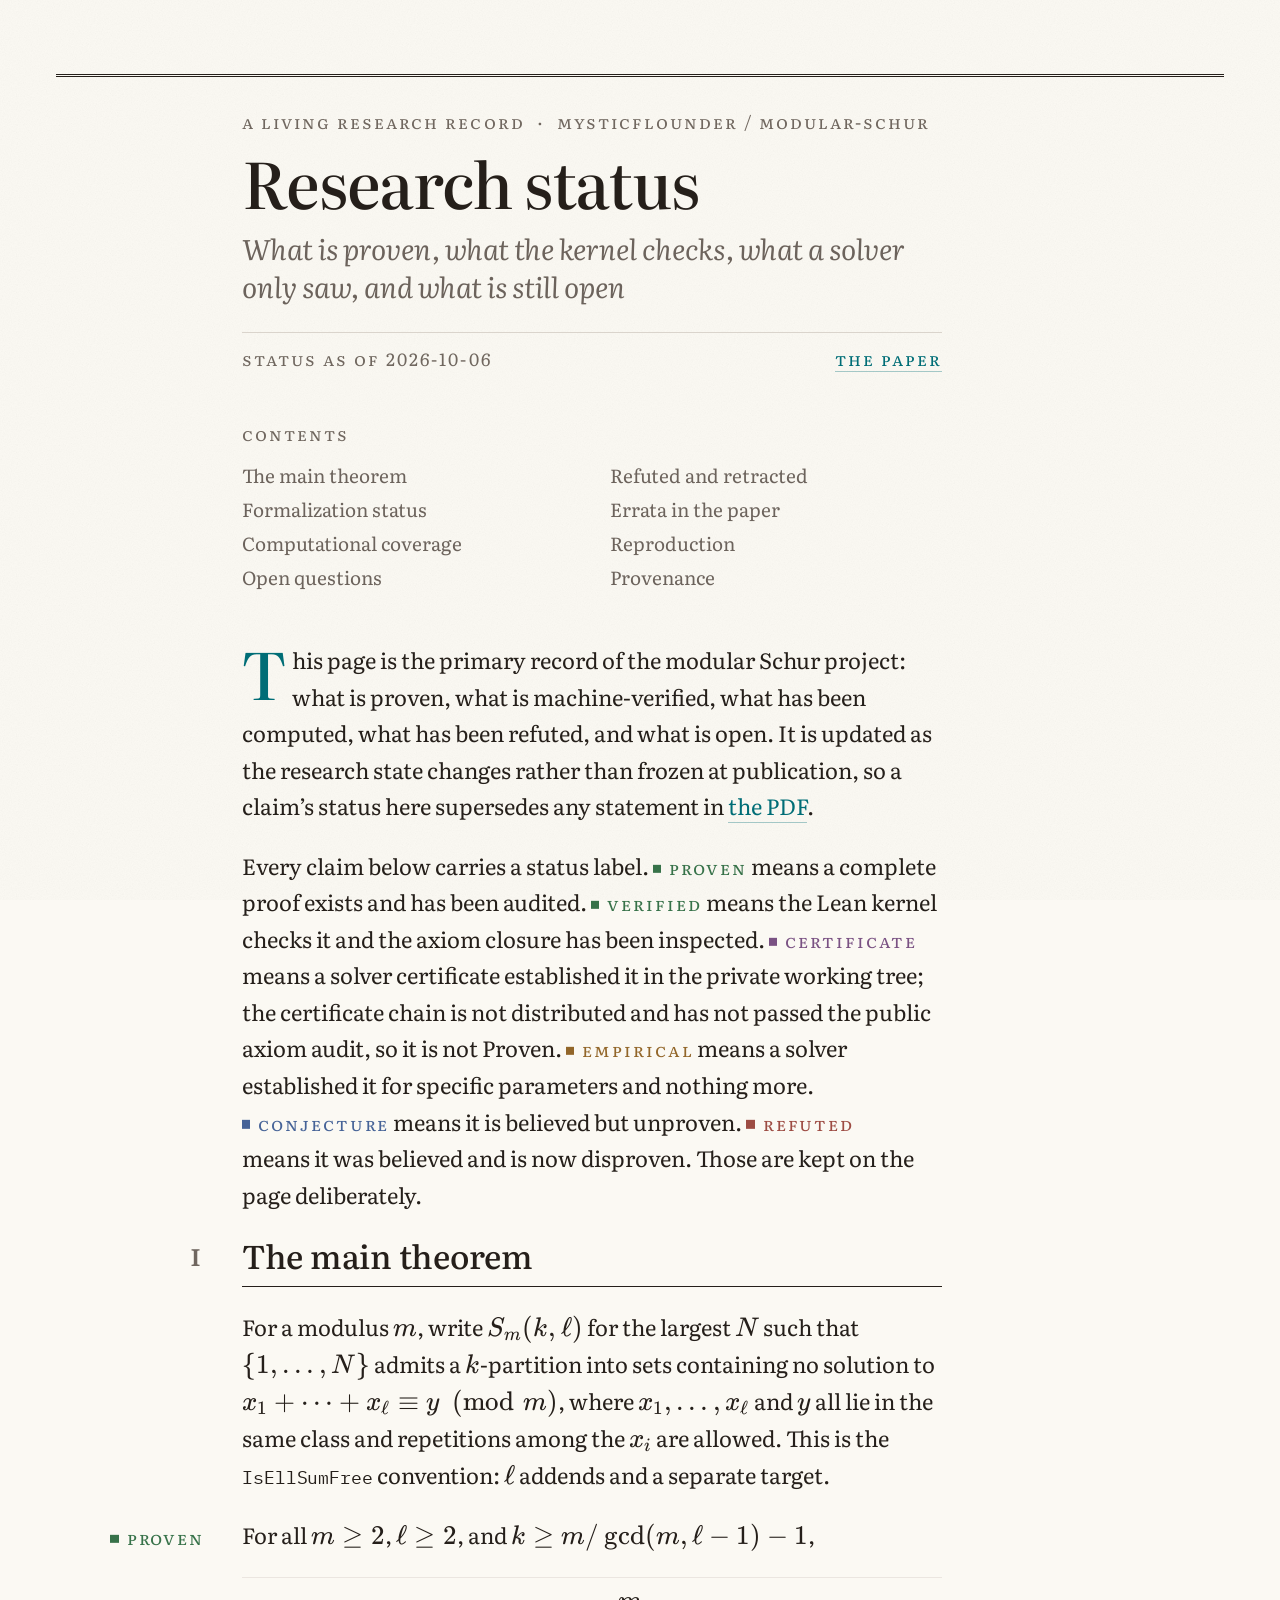
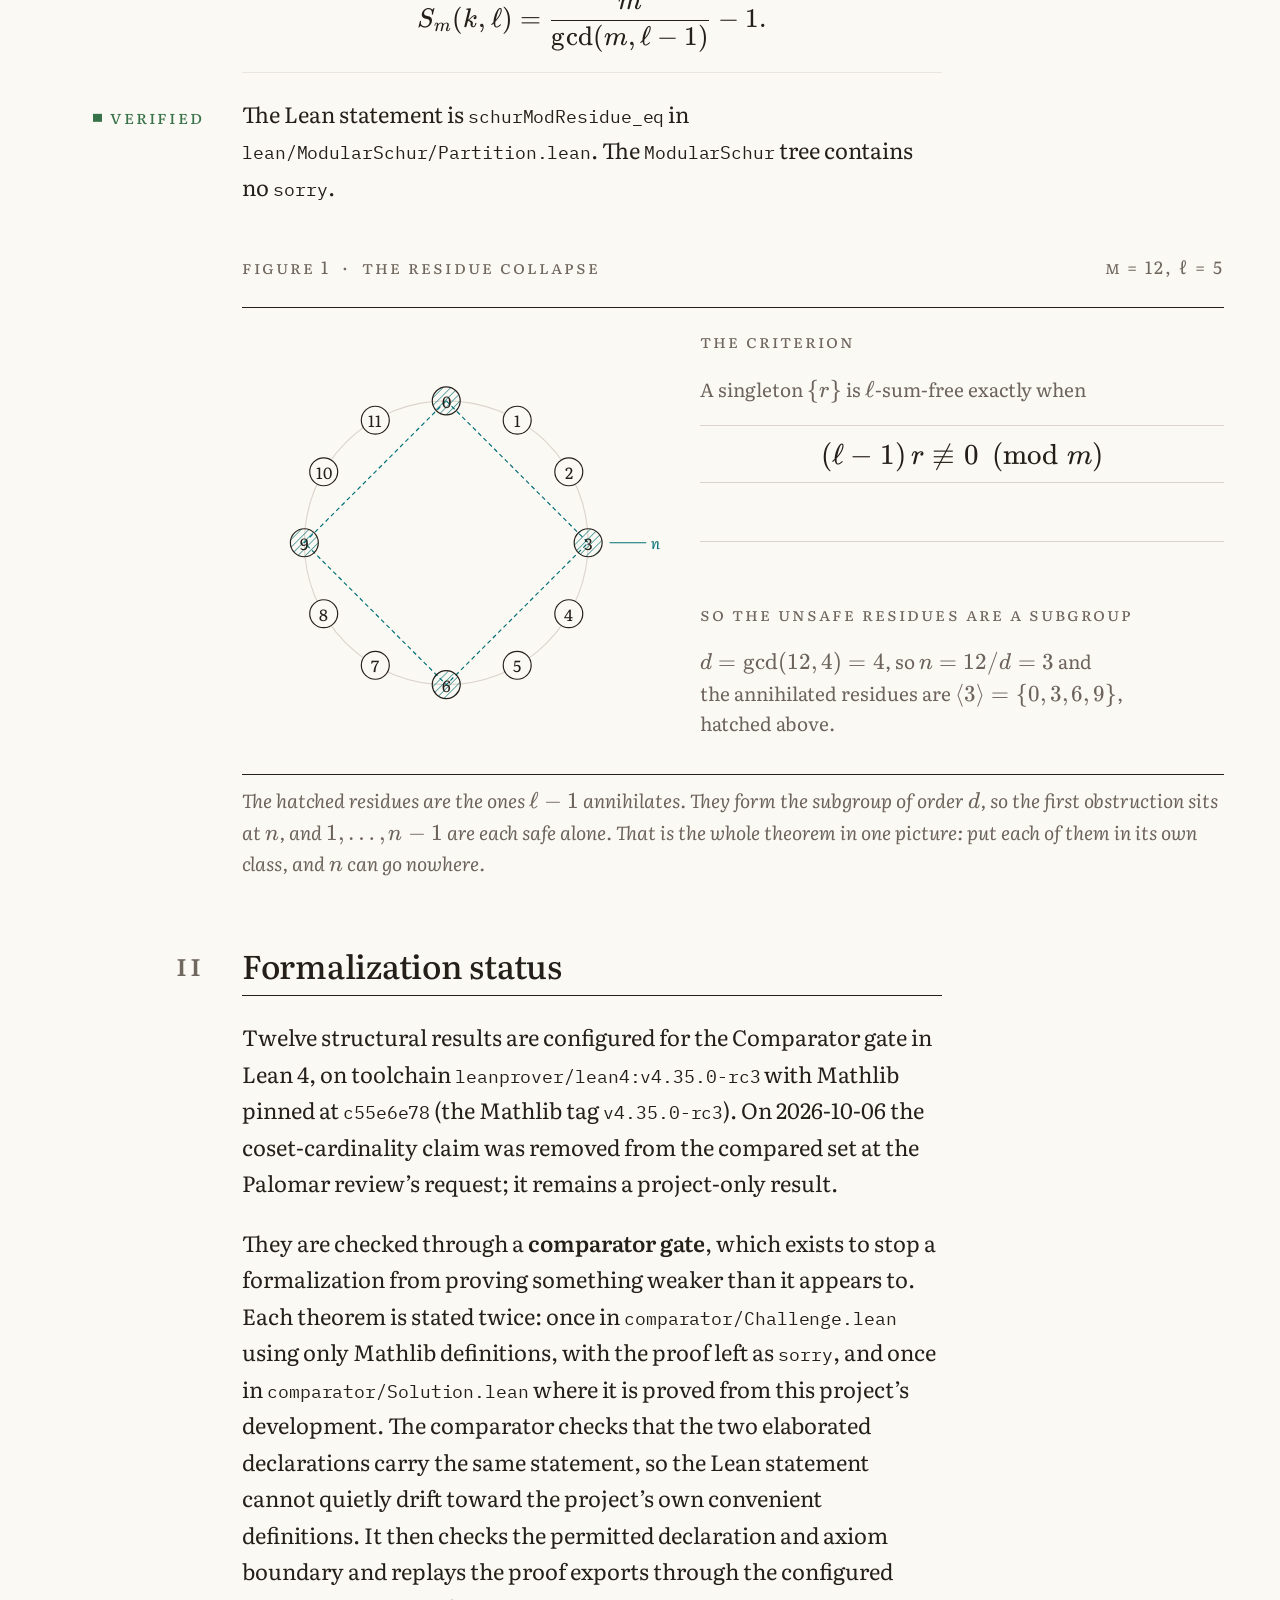
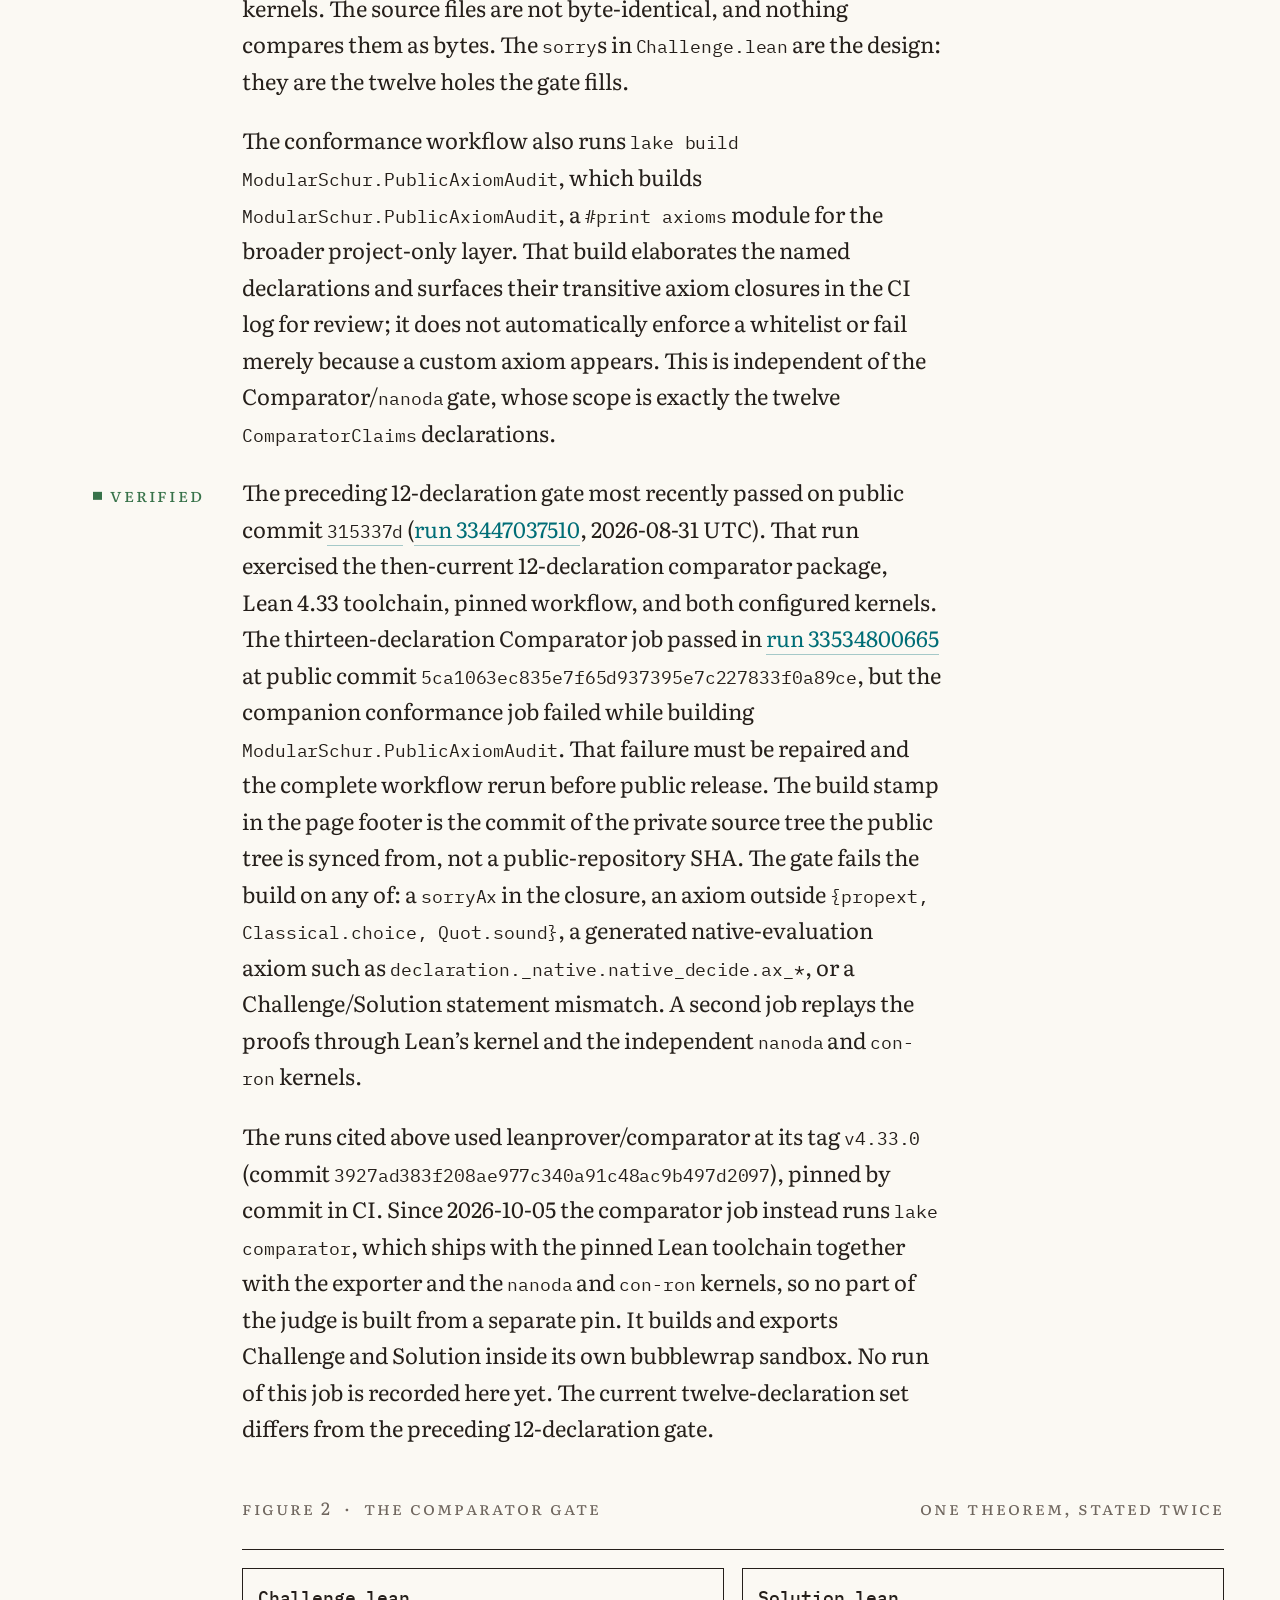
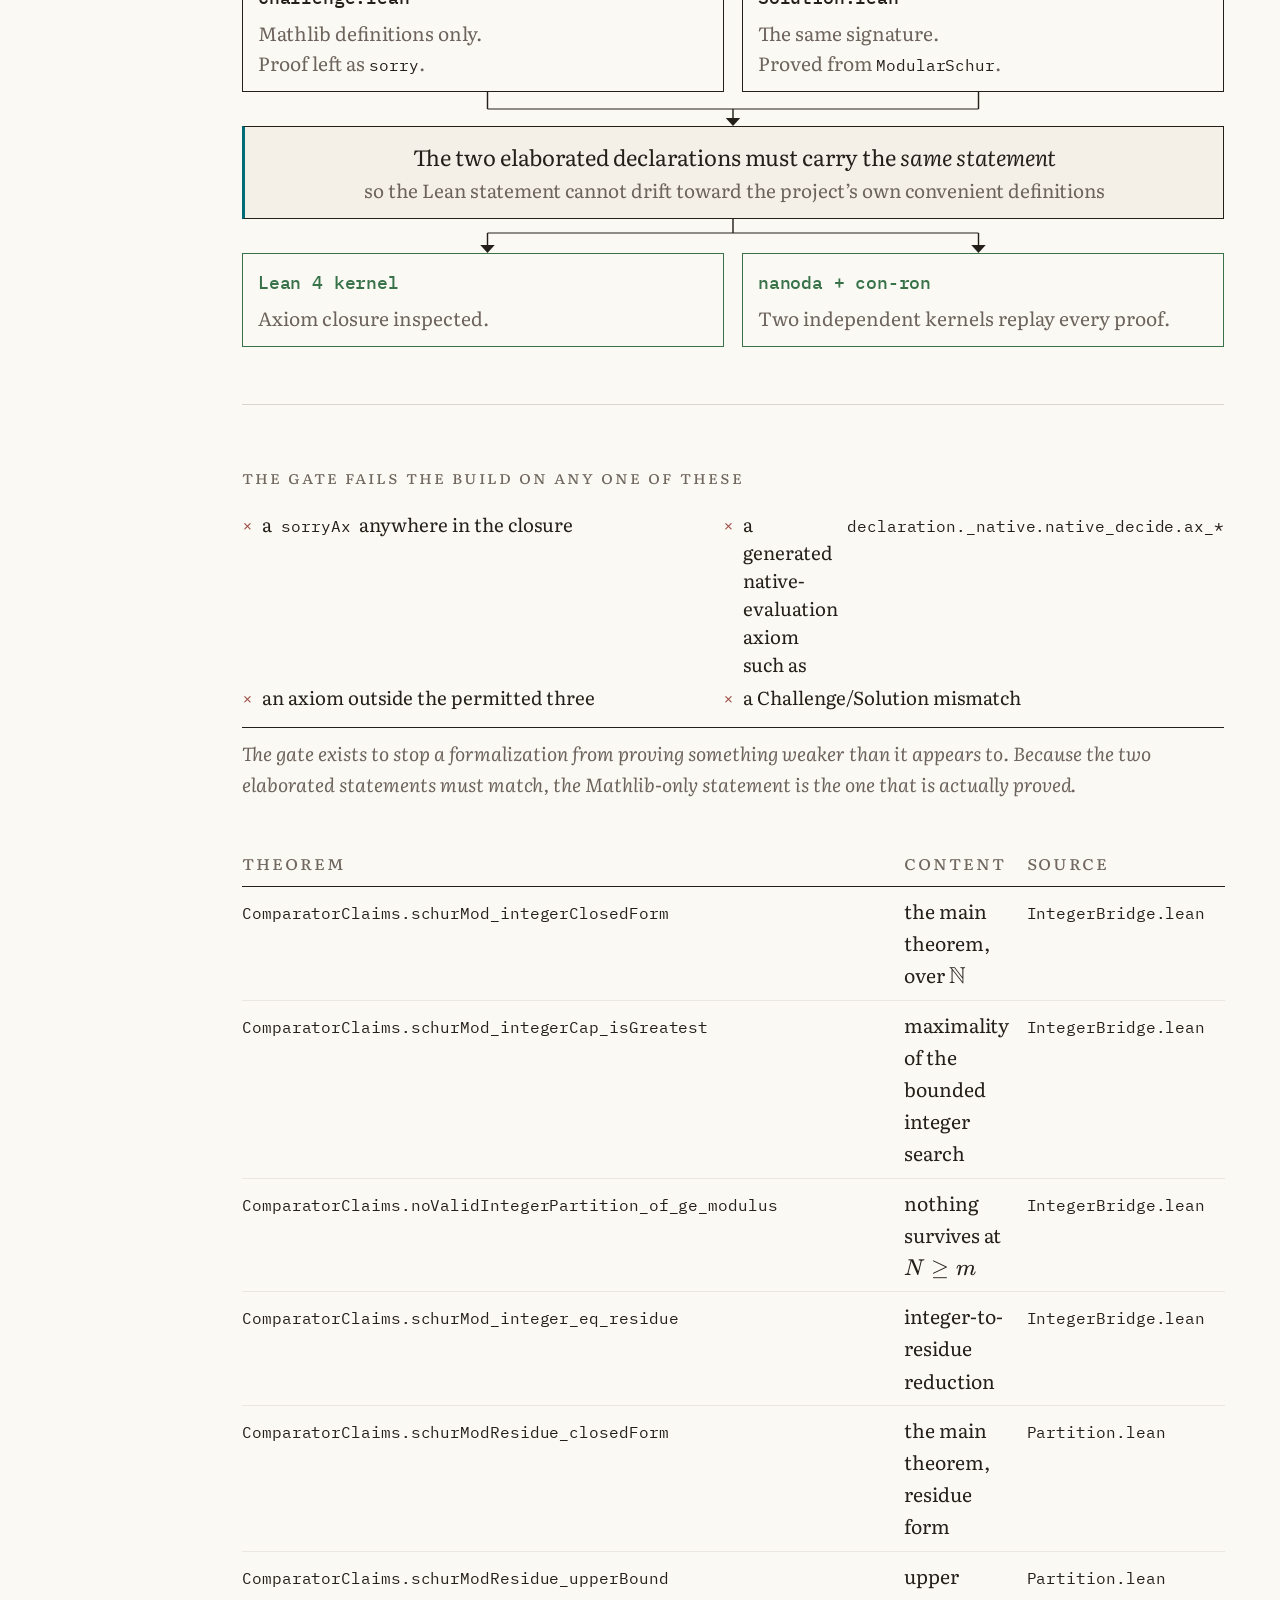
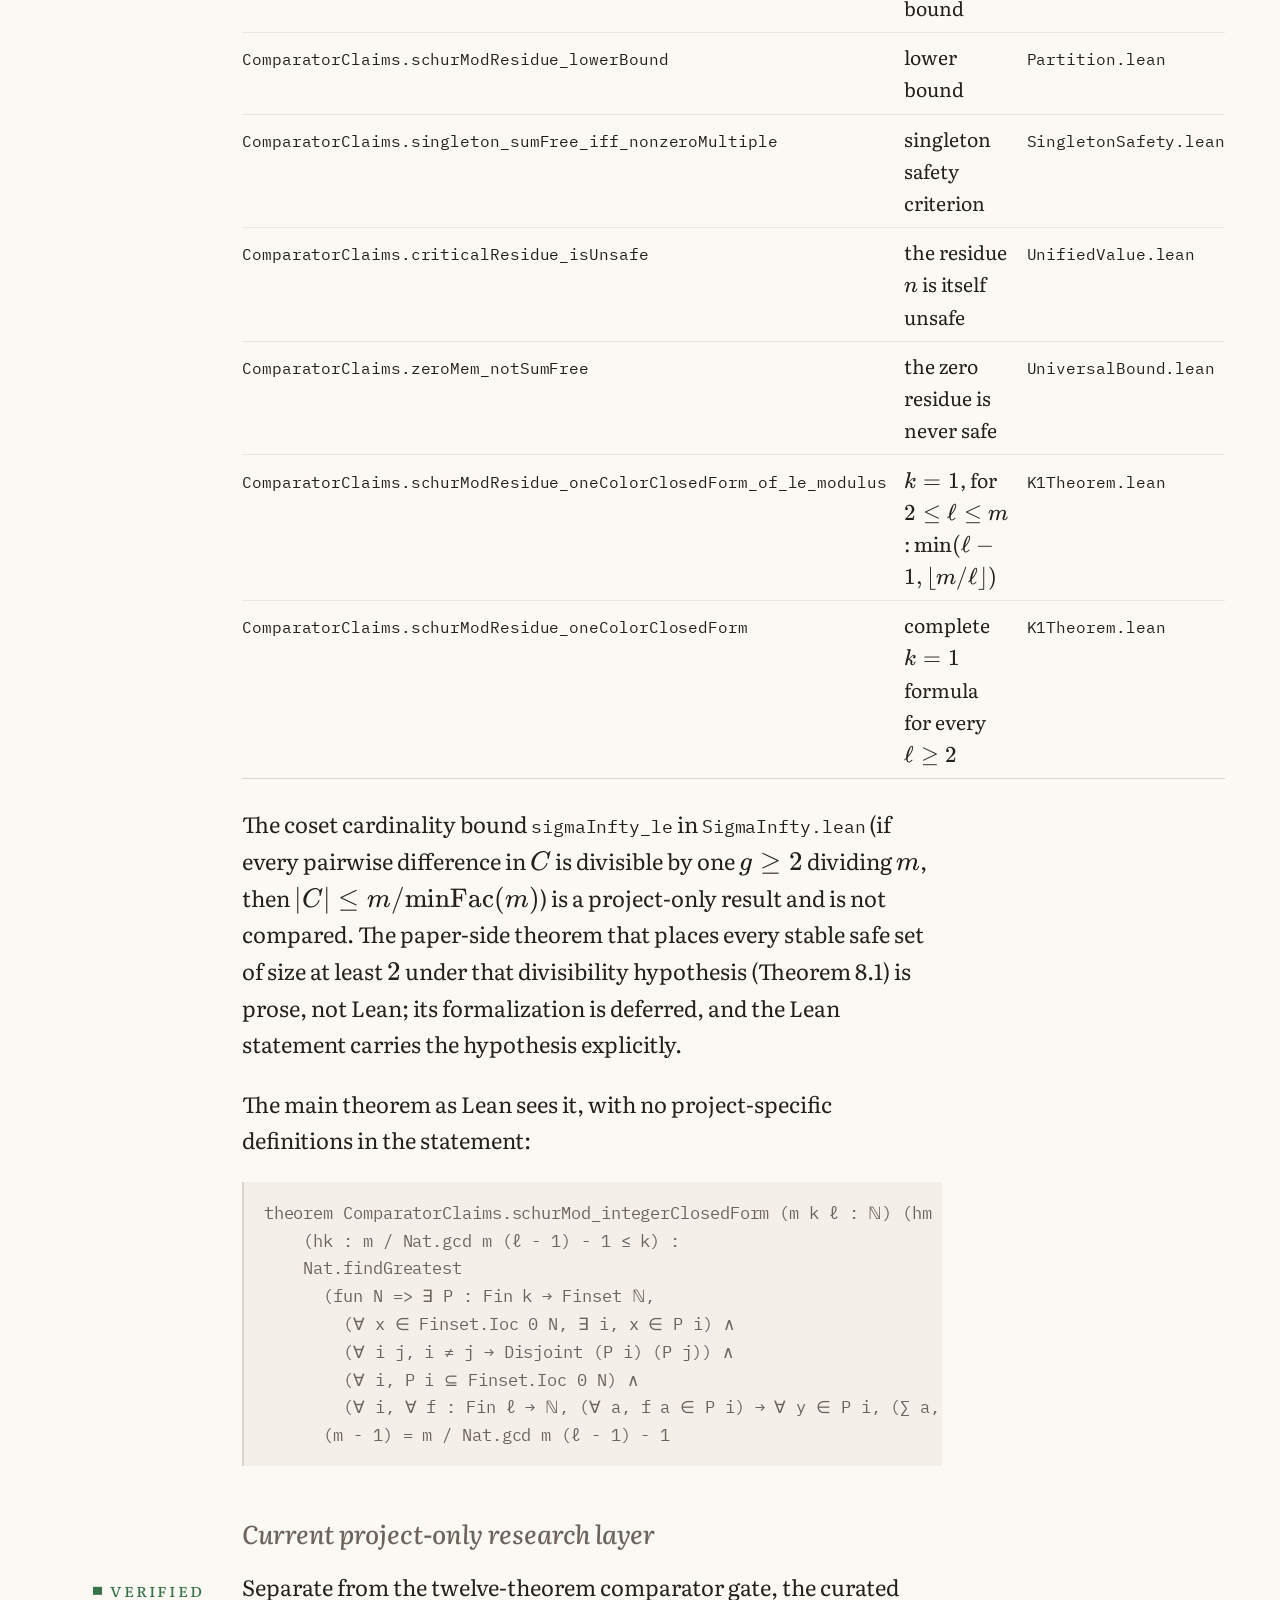
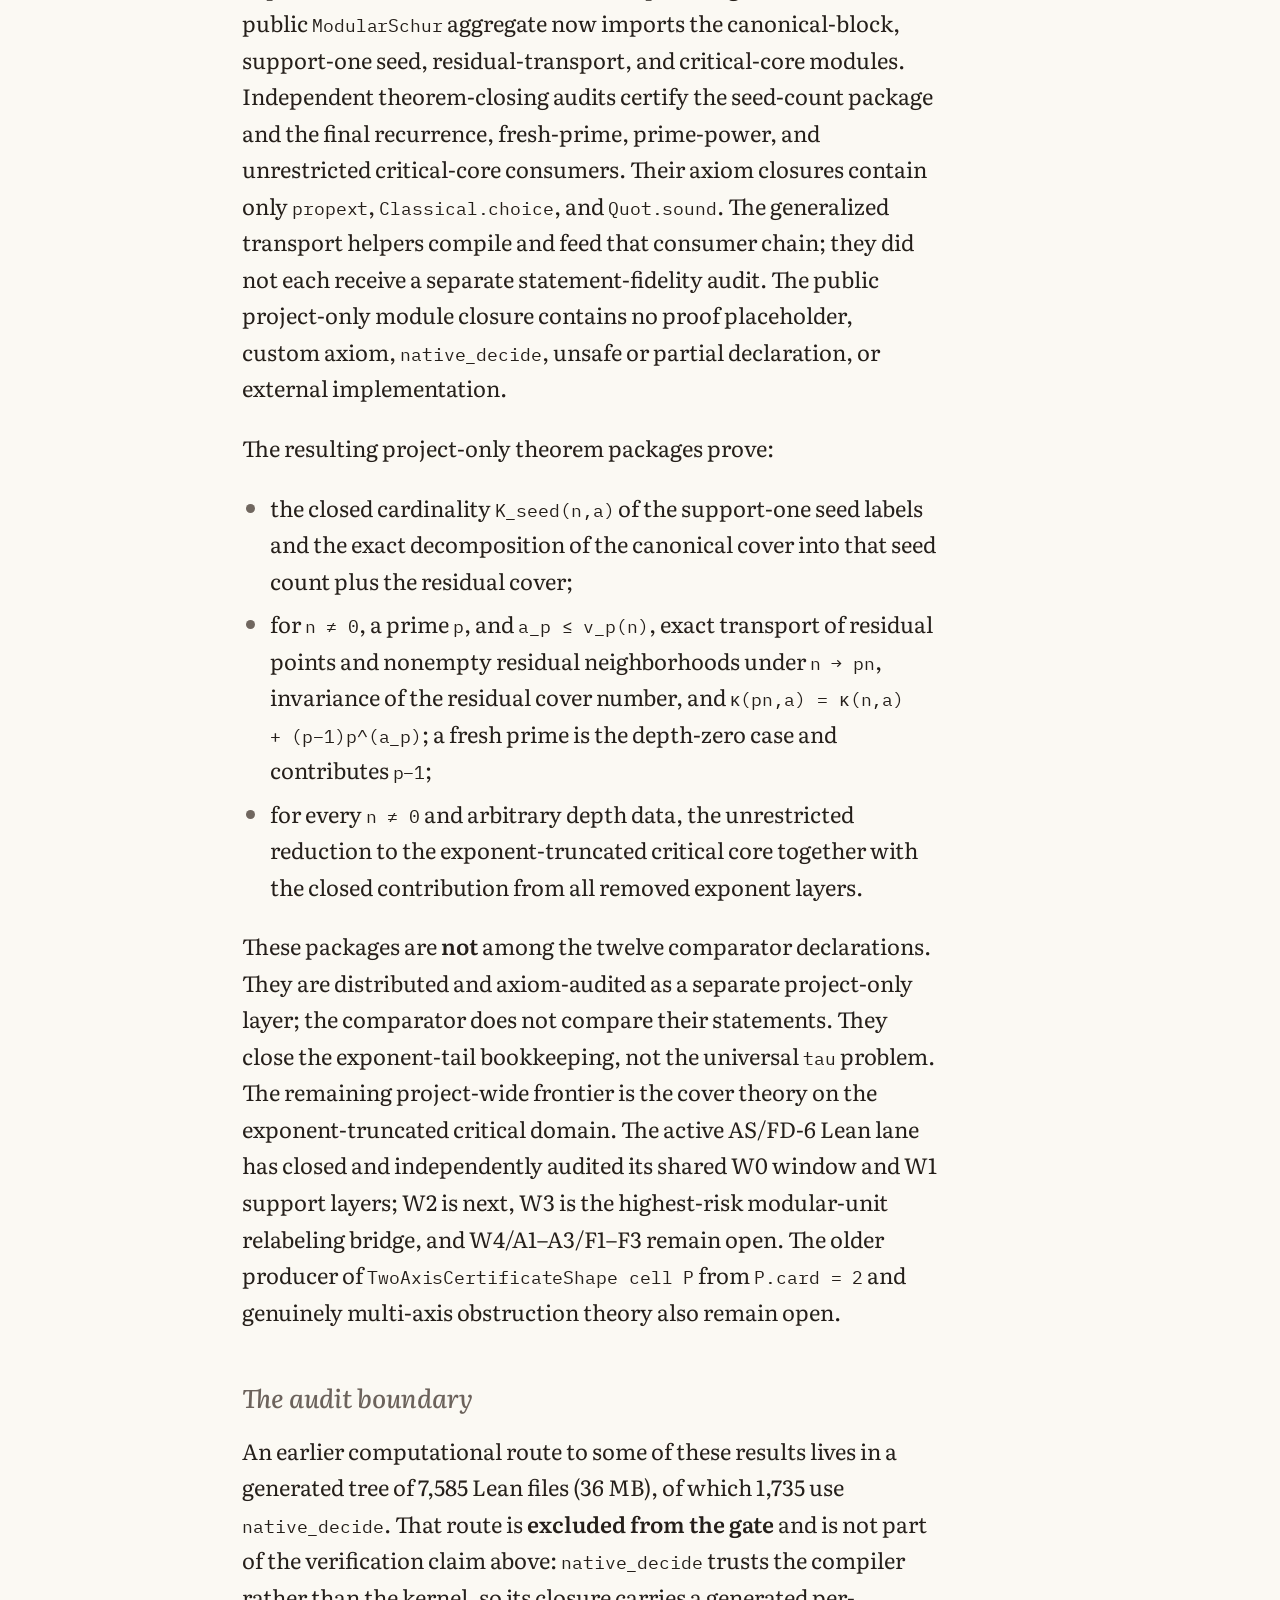
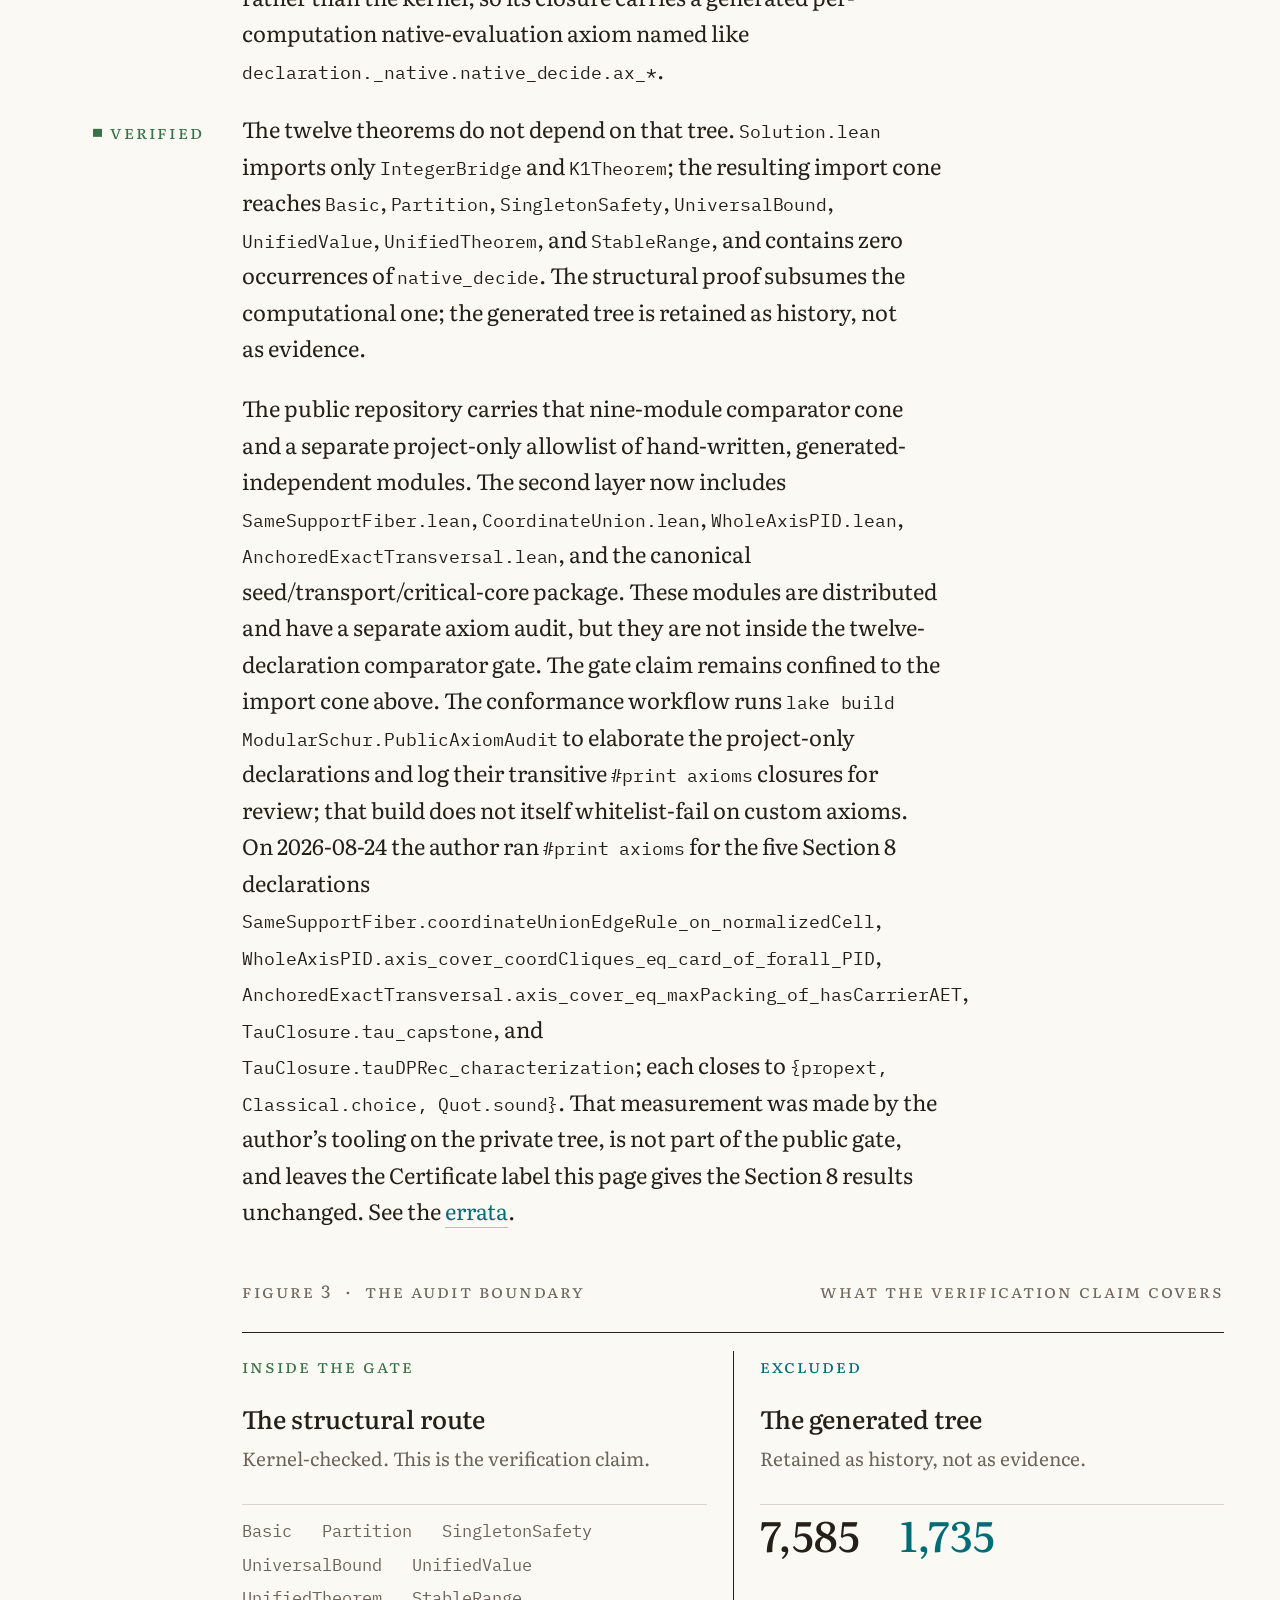
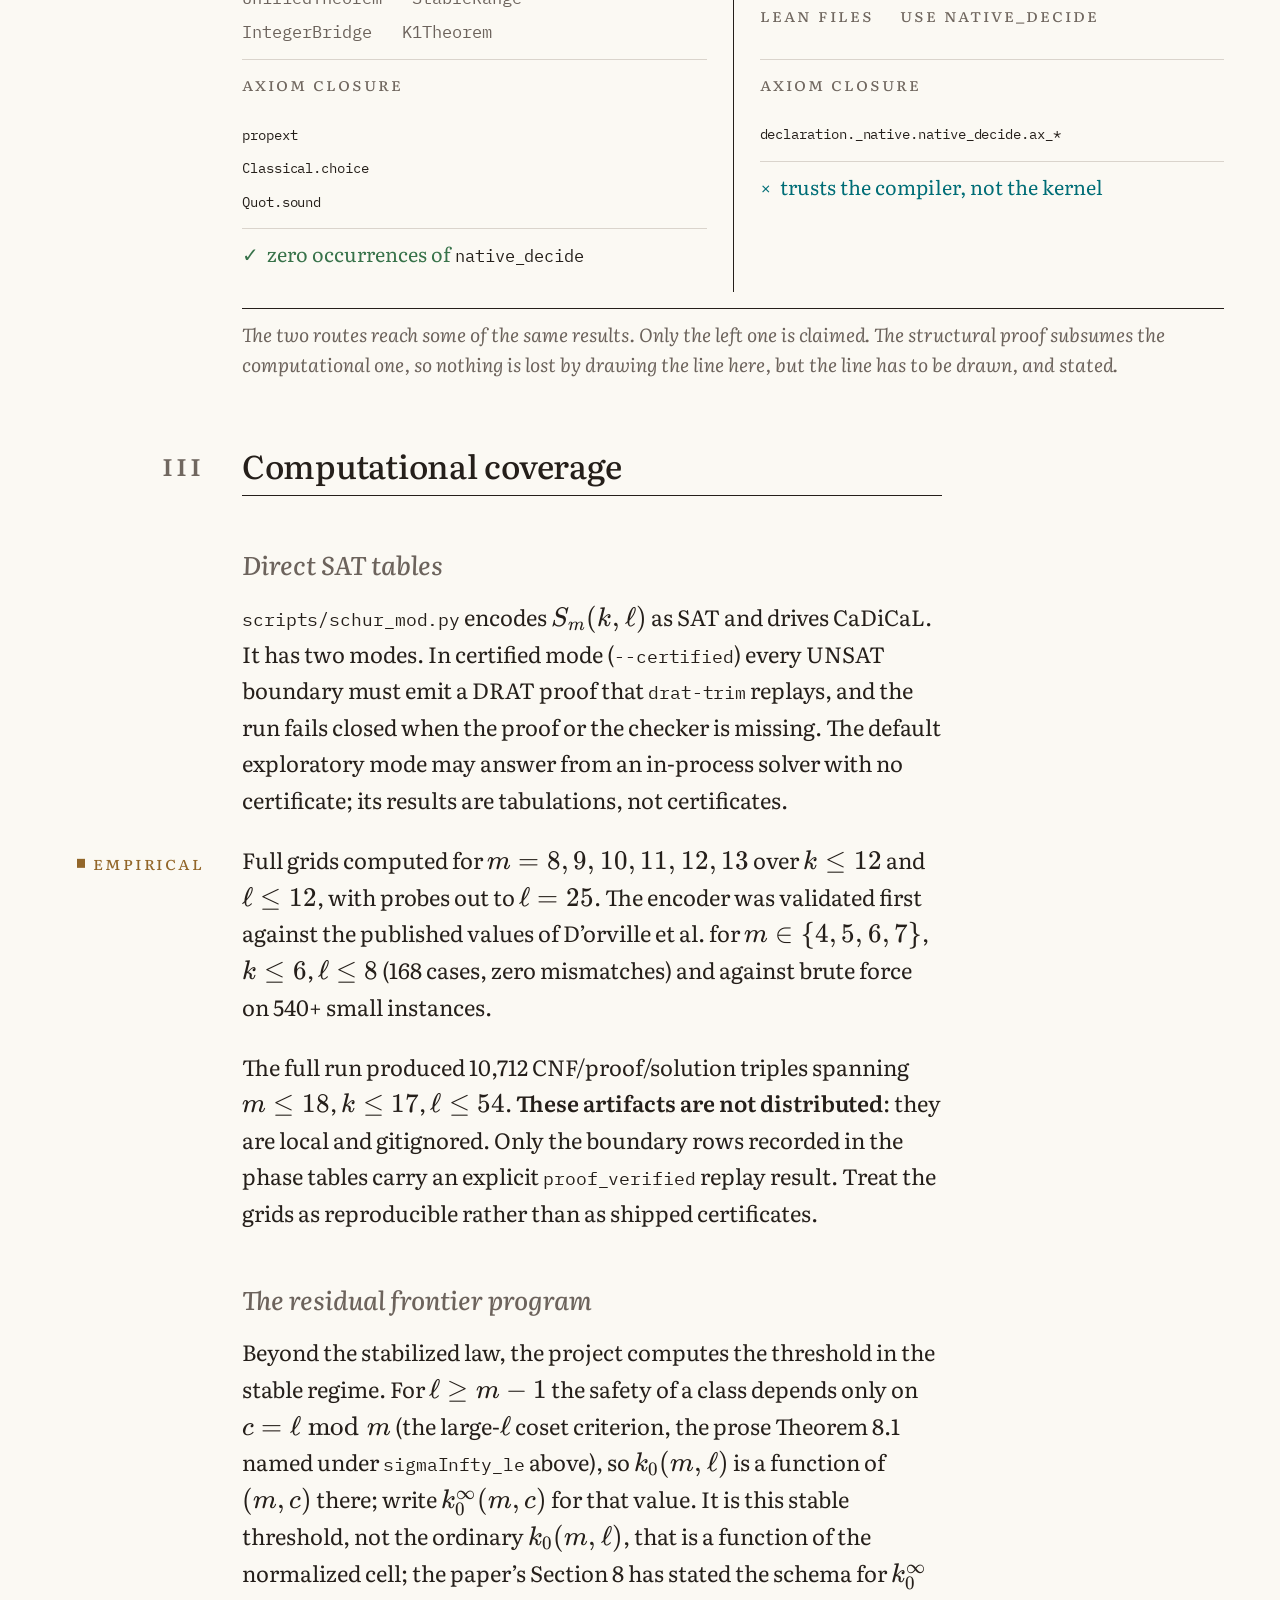
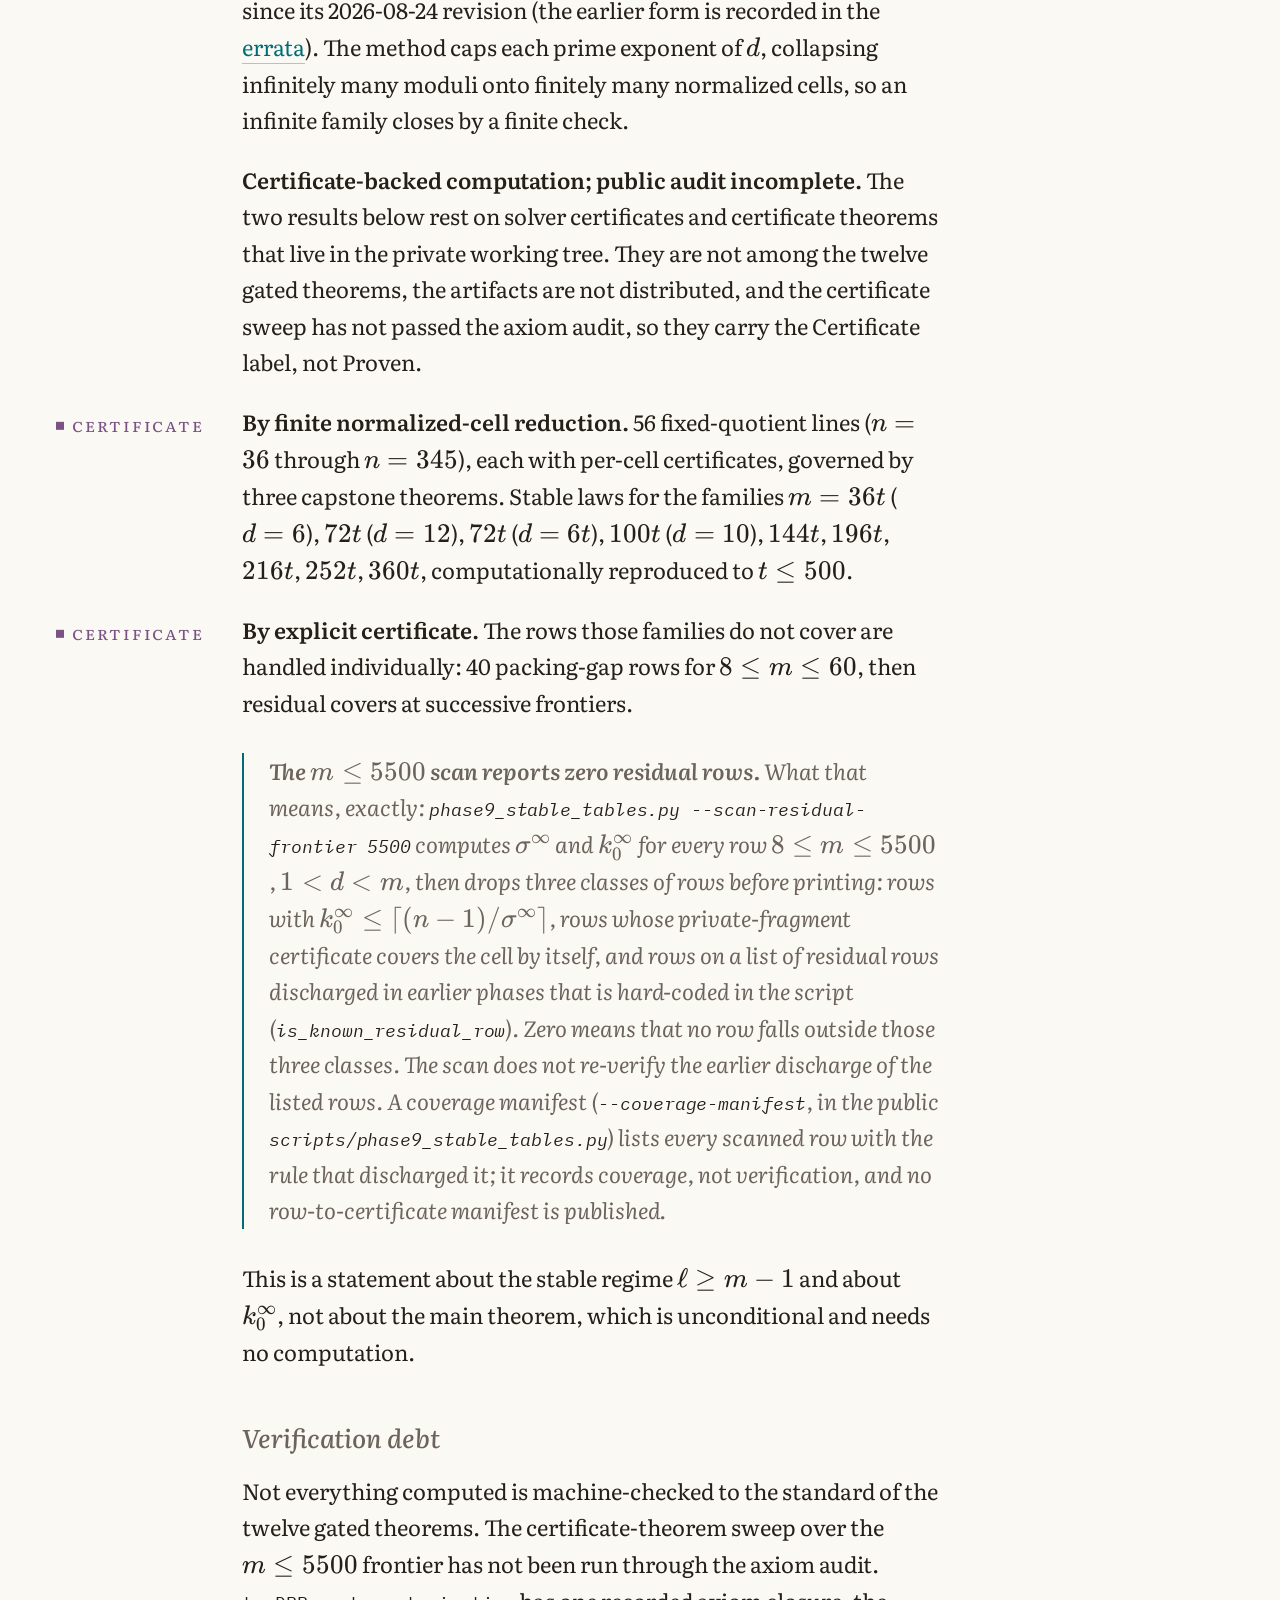
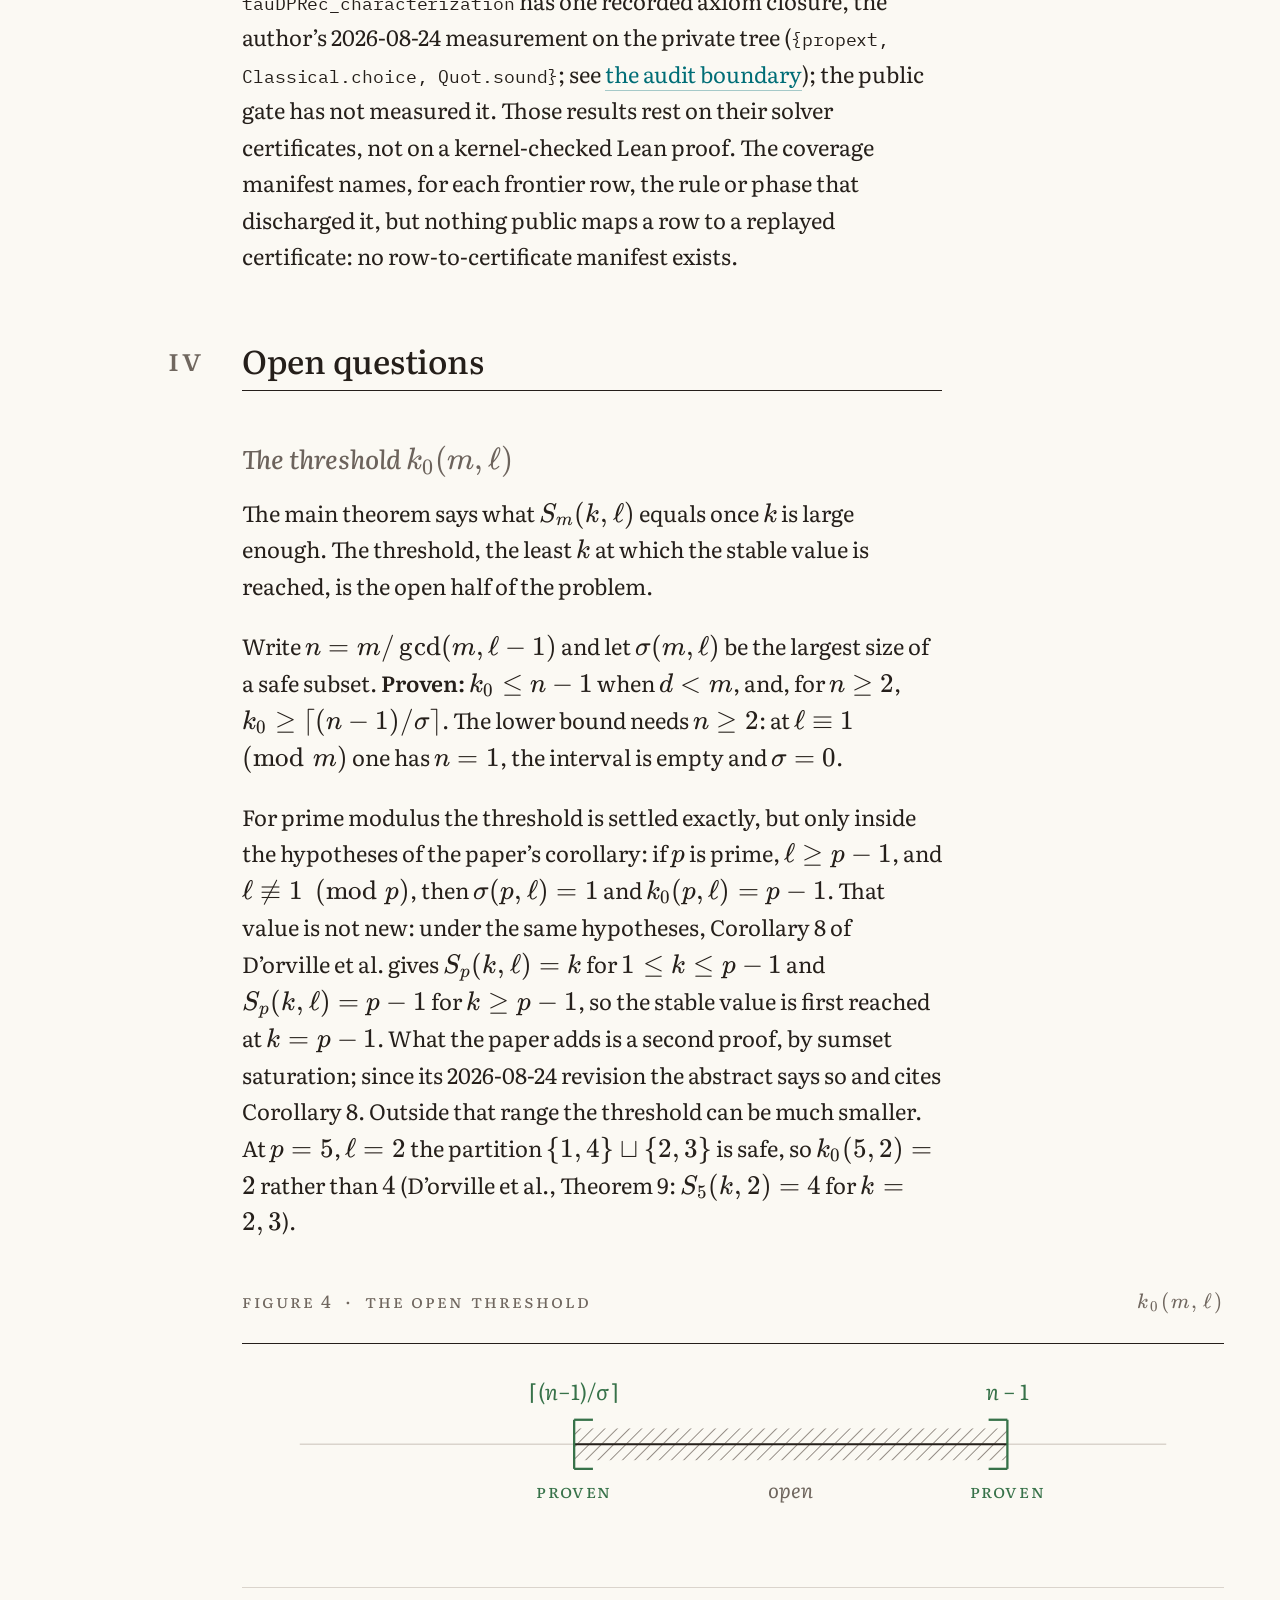
<file: docs/status.html>
<!DOCTYPE html>
<html lang="en">
<head>
  <meta charset="utf-8">
  <meta name="viewport" content="width=device-width, initial-scale=1">
  <title>Research status</title>
  <meta name="description" content="Research status record for the modular Schur project: claim-by-claim verification status, the Lean formalization inventory, and the computational frontier.">
  <link rel="canonical" href="https://mysticflounder.github.io/modular-schur/status.html">
  <meta property="og:title" content="Research status">
  <meta property="og:description" content="Research status record for the modular Schur project: claim-by-claim verification status, the Lean formalization inventory, and the computational frontier.">
  <meta property="og:url" content="https://mysticflounder.github.io/modular-schur/status.html">
  <meta property="og:type" content="article">
  <meta name="twitter:card" content="summary">
  <link rel="preconnect" href="https://fonts.googleapis.com">
  <link rel="preconnect" href="https://fonts.gstatic.com" crossorigin>
  <link rel="stylesheet" href="https://fonts.googleapis.com/css2?family=Literata:ital,opsz,wght@0,7..72,400;0,7..72,500;0,7..72,600;1,7..72,400;1,7..72,500&family=IBM+Plex+Mono:wght@400;500&display=swap">
  <link rel="stylesheet" href="assets/style.css">
<script defer="" src="assets/katex/katex.min.js"></script>
<script>document.addEventListener("DOMContentLoaded", function () {
 var mathElements = document.getElementsByClassName("math");
 var macros = [];
 for (var i = 0; i < mathElements.length; i++) {
  var texText = mathElements[i].firstChild;
  if (mathElements[i].tagName == "SPAN") {
   katex.render(texText.data, mathElements[i], {
    displayMode: mathElements[i].classList.contains('display'),
    throwOnError: false,
    macros: macros,
    fleqn: false
   });
}}});
</script>
<link rel="stylesheet" href="assets/katex/katex.min.css" />
</head>
<body class="page-status">

<a class="skip-link" href="#content">Skip to content</a>

<div class="sheet">


<header class="page-header">
  <div class="rule-double"></div>
  <p class="kicker">A living research record &nbsp;·&nbsp; mysticflounder / modular-schur</p>
  <h1>Research status</h1>
  <p class="subtitle">What is proven, what the kernel checks, what a solver only saw, and what is still open</p>
  <div class="dateline">
    <p class="kicker">Status as of 2026-10-06</p>
    <p class="kicker"><a href="index.html">The paper</a></p>
  </div>
</header>

<div class="body-grid">

<nav class="toc" aria-label="Contents">
  <h2>Contents</h2>
<ul>
<li><a href="#the-main-theorem" id="toc-the-main-theorem">The main theorem</a></li>
<li><a href="#formalization-status" id="toc-formalization-status">Formalization status</a></li>
<li><a href="#computational-coverage" id="toc-computational-coverage">Computational coverage</a></li>
<li><a href="#open-questions" id="toc-open-questions">Open questions</a></li>
<li><a href="#refuted-and-retracted" id="toc-refuted-and-retracted">Refuted and retracted</a></li>
<li><a href="#errata-in-the-paper" id="toc-errata-in-the-paper">Errata in the paper</a></li>
<li><a href="#reproduction" id="toc-reproduction">Reproduction</a></li>
<li><a href="#provenance" id="toc-provenance">Provenance</a></li>
</ul>
</nav>

<main id="content" class="content">
<p>This page is the primary record of the modular Schur project: what is proven, what is machine-verified, what has been computed, what has been refuted, and what is open. It is updated as the research state changes rather than frozen at publication, so a claim’s status here supersedes any statement in <a href="paper/modular-schur.pdf">the PDF</a>.</p>
<p>Every claim below carries a status label. <span class="stx st-proven">Proven</span> means a complete proof exists and has been audited. <span class="stx st-proven">Verified</span> means the Lean kernel checks it and the axiom closure has been inspected. <span class="stx st-cert">Certificate</span> means a solver certificate established it in the private working tree; the certificate chain is not distributed and has not passed the public axiom audit, so it is not Proven. <span class="stx st-empirical">Empirical</span> means a solver established it for specific parameters and nothing more. <span class="stx st-conj">Conjecture</span> means it is believed but unproven. <span class="stx st-refuted">Refuted</span> means it was believed and is now disproven. Those are kept on the page deliberately.</p>
<section id="the-main-theorem" class="level2">
<h2>The main theorem</h2>
<p>For a modulus <span class="math inline">m</span>, write <span class="math inline">S_m(k,\ell)</span> for the largest <span class="math inline">N</span> such that <span class="math inline">\{1,\ldots,N\}</span> admits a <span class="math inline">k</span>-partition into sets containing no solution to <span class="math inline">x_1 + \cdots + x_\ell \equiv y \pmod m</span>, where <span class="math inline">x_1,\ldots,x_\ell</span> and <span class="math inline">y</span> all lie in the same class and repetitions among the <span class="math inline">x_i</span> are allowed. This is the <code>IsEllSumFree</code> convention: <span class="math inline">\ell</span> addends and a separate target.</p>
<p><span class="st st-proven">Proven</span> For all <span class="math inline">m \ge 2</span>, <span class="math inline">\ell \ge 2</span>, and <span class="math inline">k \ge m/\gcd(m,\ell-1) - 1</span>,</p>
<p><span class="math display">S_m(k,\ell) = \frac{m}{\gcd(m,\ell-1)} - 1.</span></p>
<p><span class="st st-proven">Verified</span> The Lean statement is <code>schurModResidue_eq</code> in <code>lean/ModularSchur/Partition.lean</code>. The <code>ModularSchur</code> tree contains no <code>sorry</code>.</p>
<figure>
<div class="fig-head">
<p class="kicker">
Figure 1  ·  The residue collapse
</p>
<p class="kicker">
<i>m</i> = 12, <i>ℓ</i> = 5
</p>
</div>
<div class="fig-body">
<svg viewBox="0 0 400 340" role="img" aria-label="The twelve residues of Z modulo 12 arranged on a circle. The four unsafe residues 0, 3, 6 and 9 are hatched and form an inscribed square.">
<defs> <pattern id="f1hatch" width="5" height="5" patternTransform="rotate(45)" patternUnits="userSpaceOnUse"> <line class="s-acc" x1="0" y1="0" x2="0" y2="5" stroke-width="1.1"/> </pattern> </defs> <circle class="s-rule" cx="190" cy="170" r="132" stroke-width="1"/> <polygon class="s-acc" points="190,38 322,170 190,302 58,170" stroke-width="1.1" stroke-dasharray="4 3"/> <g class="s-ink" stroke-width="1.1"> <circle cx="190" cy="38"  r="13" fill="url(#f1hatch)"/> <circle cx="322" cy="170" r="13" fill="url(#f1hatch)"/> <circle cx="190" cy="302" r="13" fill="url(#f1hatch)"/> <circle cx="58"  cy="170" r="13" fill="url(#f1hatch)"/> <circle class="f-paper" cx="256" cy="56"  r="13"/> <circle class="f-paper" cx="304" cy="104" r="13"/> <circle class="f-paper" cx="304" cy="236" r="13"/> <circle class="f-paper" cx="256" cy="284" r="13"/> <circle class="f-paper" cx="124" cy="284" r="13"/> <circle class="f-paper" cx="76"  cy="236" r="13"/> <circle class="f-paper" cx="76"  cy="104" r="13"/> <circle class="f-paper" cx="124" cy="56"  r="13"/> </g> <g class="f-ink lbl"> <text x="190" y="38">0</text> <text x="256" y="56">1</text> <text x="304" y="104">2</text> <text x="322" y="170">3</text> <text x="304" y="236">4</text> <text x="256" y="284">5</text> <text x="190" y="302">6</text> <text x="124" y="284">7</text> <text x="76"  y="236">8</text> <text x="58"  y="170">9</text> <text x="76"  y="104">10</text> <text x="124" y="56">11</text> </g> <line class="s-acc" x1="342" y1="170" x2="376" y2="170" stroke-width="1"/> <text class="f-acc" x="380" y="170" font-size="14" font-style="italic" dominant-baseline="central">n</text>
</svg>
<div class="fig-aside">
<p class="kicker">
The criterion
</p>
<p class="fig-note">
A singleton <span class="math inline">\{r\}</span> is <span class="math inline">\ell</span>-sum-free exactly when
</p>
<p class="expr">
<span class="math inline">(\ell - 1)\,r \not\equiv 0 \pmod m</span>
</p>
<hr class="rule-h">
<p class="kicker">
So the unsafe residues are a subgroup
</p>
<p class="fig-note">
<span class="math inline">d = \gcd(12,4) = 4</span>, so <span class="math inline">n = 12/d = 3</span> and the annihilated residues are <span class="math inline">\langle 3\rangle = \{0,3,6,9\}</span>, hatched above.
</p>
</div>
</div>
<figcaption>
The hatched residues are the ones <span class="math inline">\ell - 1</span> annihilates. They form the subgroup of order <span class="math inline">d</span>, so the first obstruction sits at <span class="math inline">n</span>, and <span class="math inline">1, \ldots, n-1</span> are each safe alone. That is the whole theorem in one picture: put each of them in its own class, and <span class="math inline">n</span> can go nowhere.
</figcaption>
</figure>
</section>
<section id="formalization-status" class="level2">
<h2>Formalization status</h2>
<p>Twelve structural results are configured for the Comparator gate in Lean 4, on toolchain <code>leanprover/lean4:v4.35.0-rc3</code> with Mathlib pinned at <code>c55e6e78</code> (the Mathlib tag <code>v4.35.0-rc3</code>). On 2026-10-06 the coset-cardinality claim was removed from the compared set at the Palomar review’s request; it remains a project-only result.</p>
<p>They are checked through a <strong>comparator gate</strong>, which exists to stop a formalization from proving something weaker than it appears to. Each theorem is stated twice: once in <code>comparator/Challenge.lean</code> using only Mathlib definitions, with the proof left as <code>sorry</code>, and once in <code>comparator/Solution.lean</code> where it is proved from this project’s development. The comparator checks that the two elaborated declarations carry the same statement, so the Lean statement cannot quietly drift toward the project’s own convenient definitions. It then checks the permitted declaration and axiom boundary and replays the proof exports through the configured kernels. The source files are not byte-identical, and nothing compares them as bytes. The <code>sorry</code>s in <code>Challenge.lean</code> are the design: they are the twelve holes the gate fills.</p>
<p>The conformance workflow also runs <code>lake build ModularSchur.PublicAxiomAudit</code>, which builds <code>ModularSchur.PublicAxiomAudit</code>, a <code>#print axioms</code> module for the broader project-only layer. That build elaborates the named declarations and surfaces their transitive axiom closures in the CI log for review; it does not automatically enforce a whitelist or fail merely because a custom axiom appears. This is independent of the Comparator/<code>nanoda</code> gate, whose scope is exactly the twelve <code>ComparatorClaims</code> declarations.</p>
<p><span class="st st-proven">Verified</span> The preceding 12-declaration gate most recently passed on public commit <a href="https://github.com/mysticflounder/modular-schur/commit/315337d6a318a4465cf272073bf54d9f0ed233bb"><code>315337d</code></a> (<a href="https://github.com/mysticflounder/modular-schur/actions/runs/33447037510">run 33447037510</a>, 2026-08-31 UTC). That run exercised the then-current 12-declaration comparator package, Lean 4.33 toolchain, pinned workflow, and both configured kernels. The thirteen-declaration Comparator job passed in <a href="https://github.com/mysticflounder/modular-schur/actions/runs/33534800665">run 33534800665</a> at public commit <code>5ca1063ec835e7f65d937395e7c227833f0a89ce</code>, but the companion conformance job failed while building <code>ModularSchur.PublicAxiomAudit</code>. That failure must be repaired and the complete workflow rerun before public release. The build stamp in the page footer is the commit of the private source tree the public tree is synced from, not a public-repository SHA. The gate fails the build on any of: a <code>sorryAx</code> in the closure, an axiom outside <code>{propext, Classical.choice, Quot.sound}</code>, a generated native-evaluation axiom such as <code>declaration._native.native_decide.ax_*</code>, or a Challenge/Solution statement mismatch. A second job replays the proofs through Lean’s kernel and the independent <code>nanoda</code> and <code>con-ron</code> kernels.</p>
<p>The runs cited above used leanprover/comparator at its tag <code>v4.33.0</code> (commit <code>3927ad383f208ae977c340a91c48ac9b497d2097</code>), pinned by commit in CI. Since 2026-10-05 the comparator job instead runs <code>lake comparator</code>, which ships with the pinned Lean toolchain together with the exporter and the <code>nanoda</code> and <code>con-ron</code> kernels, so no part of the judge is built from a separate pin. It builds and exports Challenge and Solution inside its own bubblewrap sandbox. No run of this job is recorded here yet. The current twelve-declaration set differs from the preceding 12-declaration gate.</p>
<figure>
<div class="fig-head">
<p class="kicker">
Figure 2  ·  The comparator gate
</p>
<p class="kicker">
One theorem, stated twice
</p>
</div>
<div class="fig-pair">
<div class="fig-box">
<h4>
Challenge.lean
</h4>
<p>
Mathlib definitions only.<br>Proof left as <code>sorry</code>.
</p>
</div>
<div class="fig-box">
<h4>
Solution.lean
</h4>
<p>
The same signature.<br>Proved from <code>ModularSchur</code>.
</p>
</div>
</div>
<svg class="fig-link" viewBox="0 0 680 34" preserveAspectRatio="none" aria-hidden="true">
<g class="s-ink" stroke-width="1"> <line x1="170" y1="0" x2="170" y2="17"/> <line x1="510" y1="0" x2="510" y2="17"/> <line x1="170" y1="17" x2="510" y2="17"/> <line x1="340" y1="17" x2="340" y2="29"/> </g> <polygon class="f-ink" points="340,34 335,26 345,26"/>
</svg>
<div class="fig-bar">
<p>
The two elaborated declarations must carry the <em>same statement</em>
</p>
<p class="fig-note">
so the Lean statement cannot drift toward the project’s own convenient definitions
</p>
</div>
<svg class="fig-link" viewBox="0 0 680 34" preserveAspectRatio="none" aria-hidden="true">
<g class="s-ink" stroke-width="1"> <line x1="340" y1="0" x2="340" y2="14"/> <line x1="170" y1="14" x2="510" y2="14"/> <line x1="170" y1="14" x2="170" y2="29"/> <line x1="510" y1="14" x2="510" y2="29"/> </g> <polygon class="f-ink" points="170,34 165,26 175,26"/> <polygon class="f-ink" points="510,34 505,26 515,26"/>
</svg>
<div class="fig-pair">
<div class="fig-box pass">
<h4>
Lean 4 kernel
</h4>
<p>
Axiom closure inspected.
</p>
</div>
<div class="fig-box pass">
<h4>
nanoda + con-ron
</h4>
<p>
Two independent kernels replay every proof.
</p>
</div>
</div>
<hr class="rule-h">
<p class="kicker">
The gate fails the build on any one of these
</p>
<div class="fail-grid">
<p>
a <code>sorryAx</code> anywhere in the closure
</p>
<p>
a generated native-evaluation axiom such as <code>declaration._native.native_decide.ax_*</code>
</p>
<p>
an axiom outside the permitted three
</p>
<p>
a Challenge/Solution mismatch
</p>
</div>
<figcaption>
The gate exists to stop a formalization from proving something weaker than it appears to. Because the two elaborated statements must match, the Mathlib-only statement is the one that is actually proved.
</figcaption>
</figure>
<table>
<colgroup>
<col style="width: 33%" />
<col style="width: 33%" />
<col style="width: 33%" />
</colgroup>
<thead>
<tr>
<th>Theorem</th>
<th>Content</th>
<th>Source</th>
</tr>
</thead>
<tbody>
<tr>
<td><code>ComparatorClaims.schurMod_integerClosedForm</code></td>
<td>the main theorem, over <span class="math inline">\mathbb{N}</span></td>
<td><code>IntegerBridge.lean</code></td>
</tr>
<tr>
<td><code>ComparatorClaims.schurMod_integerCap_isGreatest</code></td>
<td>maximality of the bounded integer search</td>
<td><code>IntegerBridge.lean</code></td>
</tr>
<tr>
<td><code>ComparatorClaims.noValidIntegerPartition_of_ge_modulus</code></td>
<td>nothing survives at <span class="math inline">N \ge m</span></td>
<td><code>IntegerBridge.lean</code></td>
</tr>
<tr>
<td><code>ComparatorClaims.schurMod_integer_eq_residue</code></td>
<td>integer-to-residue reduction</td>
<td><code>IntegerBridge.lean</code></td>
</tr>
<tr>
<td><code>ComparatorClaims.schurModResidue_closedForm</code></td>
<td>the main theorem, residue form</td>
<td><code>Partition.lean</code></td>
</tr>
<tr>
<td><code>ComparatorClaims.schurModResidue_upperBound</code></td>
<td>upper bound</td>
<td><code>Partition.lean</code></td>
</tr>
<tr>
<td><code>ComparatorClaims.schurModResidue_lowerBound</code></td>
<td>lower bound</td>
<td><code>Partition.lean</code></td>
</tr>
<tr>
<td><code>ComparatorClaims.singleton_sumFree_iff_nonzeroMultiple</code></td>
<td>singleton safety criterion</td>
<td><code>SingletonSafety.lean</code></td>
</tr>
<tr>
<td><code>ComparatorClaims.criticalResidue_isUnsafe</code></td>
<td>the residue <span class="math inline">n</span> is itself unsafe</td>
<td><code>UnifiedValue.lean</code></td>
</tr>
<tr>
<td><code>ComparatorClaims.zeroMem_notSumFree</code></td>
<td>the zero residue is never safe</td>
<td><code>UniversalBound.lean</code></td>
</tr>
<tr>
<td><code>ComparatorClaims.schurModResidue_oneColorClosedForm_of_le_modulus</code></td>
<td><span class="math inline">k=1</span>, for <span class="math inline">2 \le \ell \le m</span>: <span class="math inline">\min(\ell-1, \lfloor m/\ell \rfloor)</span></td>
<td><code>K1Theorem.lean</code></td>
</tr>
<tr>
<td><code>ComparatorClaims.schurModResidue_oneColorClosedForm</code></td>
<td>complete <span class="math inline">k=1</span> formula for every <span class="math inline">\ell \ge 2</span></td>
<td><code>K1Theorem.lean</code></td>
</tr>
</tbody>
</table>
<p>The coset cardinality bound <code>sigmaInfty_le</code> in <code>SigmaInfty.lean</code> (if every pairwise difference in <span class="math inline">C</span> is divisible by one <span class="math inline">g \ge 2</span> dividing <span class="math inline">m</span>, then <span class="math inline">\lvert C\rvert \le m/\mathrm{minFac}(m)</span>) is a project-only result and is not compared. The paper-side theorem that places every stable safe set of size at least <span class="math inline">2</span> under that divisibility hypothesis (Theorem 8.1) is prose, not Lean; its formalization is deferred, and the Lean statement carries the hypothesis explicitly.</p>
<p>The main theorem as Lean sees it, with no project-specific definitions in the statement:</p>
<pre class="lean"><code>theorem ComparatorClaims.schurMod_integerClosedForm (m k ℓ : ℕ) (hm : 2 ≤ m) (hℓ : 2 ≤ ℓ)
    (hk : m / Nat.gcd m (ℓ - 1) - 1 ≤ k) :
    Nat.findGreatest
      (fun N =&gt; ∃ P : Fin k → Finset ℕ,
        (∀ x ∈ Finset.Ioc 0 N, ∃ i, x ∈ P i) ∧
        (∀ i j, i ≠ j → Disjoint (P i) (P j)) ∧
        (∀ i, P i ⊆ Finset.Ioc 0 N) ∧
        (∀ i, ∀ f : Fin ℓ → ℕ, (∀ a, f a ∈ P i) → ∀ y ∈ P i, (∑ a, f a) % m ≠ y % m))
      (m - 1) = m / Nat.gcd m (ℓ - 1) - 1</code></pre>
<section id="current-project-only-research-layer" class="level3">
<h3>Current project-only research layer</h3>
<p><span class="st st-proven">Verified</span> Separate from the twelve-theorem comparator gate, the curated public <code>ModularSchur</code> aggregate now imports the canonical-block, support-one seed, residual-transport, and critical-core modules. Independent theorem-closing audits certify the seed-count package and the final recurrence, fresh-prime, prime-power, and unrestricted critical-core consumers. Their axiom closures contain only <code>propext</code>, <code>Classical.choice</code>, and <code>Quot.sound</code>. The generalized transport helpers compile and feed that consumer chain; they did not each receive a separate statement-fidelity audit. The public project-only module closure contains no proof placeholder, custom axiom, <code>native_decide</code>, unsafe or partial declaration, or external implementation.</p>
<p>The resulting project-only theorem packages prove:</p>
<ul>
<li>the closed cardinality <code>K_seed(n,a)</code> of the support-one seed labels and the exact decomposition of the canonical cover into that seed count plus the residual cover;</li>
<li>for <code>n ≠ 0</code>, a prime <code>p</code>, and <code>a_p ≤ v_p(n)</code>, exact transport of residual points and nonempty residual neighborhoods under <code>n → pn</code>, invariance of the residual cover number, and <code>κ(pn,a) = κ(n,a) + (p−1)p^(a_p)</code>; a fresh prime is the depth-zero case and contributes <code>p−1</code>;</li>
<li>for every <code>n ≠ 0</code> and arbitrary depth data, the unrestricted reduction to the exponent-truncated critical core together with the closed contribution from all removed exponent layers.</li>
</ul>
<p>These packages are <strong>not</strong> among the twelve comparator declarations. They are distributed and axiom-audited as a separate project-only layer; the comparator does not compare their statements. They close the exponent-tail bookkeeping, not the universal <code>tau</code> problem. The remaining project-wide frontier is the cover theory on the exponent-truncated critical domain. The active AS/FD-6 Lean lane has closed and independently audited its shared W0 window and W1 support layers; W2 is next, W3 is the highest-risk modular-unit relabeling bridge, and W4/A1–A3/F1–F3 remain open. The older producer of <code>TwoAxisCertificateShape cell P</code> from <code>P.card = 2</code> and genuinely multi-axis obstruction theory also remain open.</p>
</section>
<section id="the-audit-boundary" class="level3">
<h3>The audit boundary</h3>
<p>An earlier computational route to some of these results lives in a generated tree of 7,585 Lean files (36 MB), of which 1,735 use <code>native_decide</code>. That route is <strong>excluded from the gate</strong> and is not part of the verification claim above: <code>native_decide</code> trusts the compiler rather than the kernel, so its closure carries a generated per-computation native-evaluation axiom named like <code>declaration._native.native_decide.ax_*</code>.</p>
<p><span class="st st-proven">Verified</span> The twelve theorems do not depend on that tree. <code>Solution.lean</code> imports only <code>IntegerBridge</code> and <code>K1Theorem</code>; the resulting import cone reaches <code>Basic</code>, <code>Partition</code>, <code>SingletonSafety</code>, <code>UniversalBound</code>, <code>UnifiedValue</code>, <code>UnifiedTheorem</code>, and <code>StableRange</code>, and contains zero occurrences of <code>native_decide</code>. The structural proof subsumes the computational one; the generated tree is retained as history, not as evidence.</p>
<p>The public repository carries that nine-module comparator cone and a separate project-only allowlist of hand-written, generated-independent modules. The second layer now includes <code>SameSupportFiber.lean</code>, <code>CoordinateUnion.lean</code>, <code>WholeAxisPID.lean</code>, <code>AnchoredExactTransversal.lean</code>, and the canonical seed/transport/critical-core package. These modules are distributed and have a separate axiom audit, but they are not inside the twelve-declaration comparator gate. The gate claim remains confined to the import cone above. The conformance workflow runs <code>lake build ModularSchur.PublicAxiomAudit</code> to elaborate the project-only declarations and log their transitive <code>#print axioms</code> closures for review; that build does not itself whitelist-fail on custom axioms. On 2026-08-24 the author ran <code>#print axioms</code> for the five Section 8 declarations <code>SameSupportFiber.coordinateUnionEdgeRule_on_normalizedCell</code>, <code>WholeAxisPID.axis_cover_coordCliques_eq_card_of_forall_PID</code>, <code>AnchoredExactTransversal.axis_cover_eq_maxPacking_of_hasCarrierAET</code>, <code>TauClosure.tau_capstone</code>, and <code>TauClosure.tauDPRec_characterization</code>; each closes to <code>{propext, Classical.choice, Quot.sound}</code>. That measurement was made by the author’s tooling on the private tree, is not part of the public gate, and leaves the Certificate label this page gives the Section 8 results unchanged. See the <a href="#errata-in-the-paper">errata</a>.</p>
<figure>
<div class="fig-head">
<p class="kicker">
Figure 3  ·  The audit boundary
</p>
<p class="kicker">
What the verification claim covers
</p>
</div>
<div class="bnd">
<div class="bnd-col">
<div>
<p class="kicker" style="color: var(--st-proven)">
Inside the gate
</p>
<h4>
The structural route
</h4>
<p class="fig-note">
Kernel-checked. This is the verification claim.
</p>
</div>
<div class="stack">
<p class="mods">
Basic   Partition   SingletonSafety<br> UniversalBound   UnifiedValue<br> UnifiedTheorem   StableRange<br> IntegerBridge   K1Theorem
</p>
</div>
<div class="stack">
<p class="kicker">
Axiom closure
</p>
<p class="mods">
<code>propext</code><br><code>Classical.choice</code><br><code>Quot.sound</code>
</p>
</div>
<p class="bnd-verdict" style="color: var(--st-proven)">
✓ <span>zero occurrences of <code>native_decide</code></span>
</p>
</div>
<div class="bnd-rule">

</div>
<div class="bnd-col">
<div>
<p class="kicker" style="color: var(--accent)">
Excluded
</p>
<h4>
The generated tree
</h4>
<p class="fig-note">
Retained as history, not as evidence.
</p>
</div>
<div class="stack" style="display: flex; gap: 26px">
<div>
<p class="fig-count">
7,585
</p>
<p class="kicker">
Lean files
</p>
</div>
<div>
<p class="fig-count" style="color: var(--accent)">
1,735
</p>
<p class="kicker">
use native_decide
</p>
</div>
</div>
<div class="stack">
<p class="kicker">
Axiom closure
</p>
<p class="mods" style="color: var(--accent)">
<code>declaration._native.native_decide.ax_*</code>
</p>
</div>
<p class="bnd-verdict" style="color: var(--accent)">
× <span>trusts the compiler, not the kernel</span>
</p>
</div>
</div>
<figcaption>
The two routes reach some of the same results. Only the left one is claimed. The structural proof subsumes the computational one, so nothing is lost by drawing the line here, but the line has to be drawn, and stated.
</figcaption>
</figure>
</section>
</section>
<section id="computational-coverage" class="level2">
<h2>Computational coverage</h2>
<section id="direct-sat-tables" class="level3">
<h3>Direct SAT tables</h3>
<p><code>scripts/schur_mod.py</code> encodes <span class="math inline">S_m(k,\ell)</span> as SAT and drives CaDiCaL. It has two modes. In certified mode (<code>--certified</code>) every UNSAT boundary must emit a DRAT proof that <code>drat-trim</code> replays, and the run fails closed when the proof or the checker is missing. The default exploratory mode may answer from an in-process solver with no certificate; its results are tabulations, not certificates.</p>
<p><span class="st st-empirical">Empirical</span> Full grids computed for <span class="math inline">m = 8, 9, 10, 11, 12, 13</span> over <span class="math inline">k \le 12</span> and <span class="math inline">\ell \le 12</span>, with probes out to <span class="math inline">\ell = 25</span>. The encoder was validated first against the published values of D’orville et al. for <span class="math inline">m \in \{4,5,6,7\}</span>, <span class="math inline">k \le 6</span>, <span class="math inline">\ell \le 8</span> (168 cases, zero mismatches) and against brute force on 540+ small instances.</p>
<p>The full run produced 10,712 CNF/proof/solution triples spanning <span class="math inline">m \le 18</span>, <span class="math inline">k \le 17</span>, <span class="math inline">\ell \le 54</span>. <strong>These artifacts are not distributed</strong>: they are local and gitignored. Only the boundary rows recorded in the phase tables carry an explicit <code>proof_verified</code> replay result. Treat the grids as reproducible rather than as shipped certificates.</p>
</section>
<section id="the-residual-frontier-program" class="level3">
<h3>The residual frontier program</h3>
<p>Beyond the stabilized law, the project computes the threshold in the stable regime. For <span class="math inline">\ell \ge m-1</span> the safety of a class depends only on <span class="math inline">c = \ell \bmod m</span> (the large-<span class="math inline">\ell</span> coset criterion, the prose Theorem 8.1 named under <code>sigmaInfty_le</code> above), so <span class="math inline">k_0(m,\ell)</span> is a function of <span class="math inline">(m,c)</span> there; write <span class="math inline">k_0^\infty(m,c)</span> for that value. It is this stable threshold, not the ordinary <span class="math inline">k_0(m,\ell)</span>, that is a function of the normalized cell; the paper’s Section 8 has stated the schema for <span class="math inline">k_0^\infty</span> since its 2026-08-24 revision (the earlier form is recorded in the <a href="#errata-in-the-paper">errata</a>). The method caps each prime exponent of <span class="math inline">d</span>, collapsing infinitely many moduli onto finitely many normalized cells, so an infinite family closes by a finite check.</p>
<p><strong>Certificate-backed computation; public audit incomplete.</strong> The two results below rest on solver certificates and certificate theorems that live in the private working tree. They are not among the twelve gated theorems, the artifacts are not distributed, and the certificate sweep has not passed the axiom audit, so they carry the Certificate label, not Proven.</p>
<p><span class="st st-cert">Certificate</span> <strong>By finite normalized-cell reduction.</strong> 56 fixed-quotient lines (<span class="math inline">n = 36</span> through <span class="math inline">n = 345</span>), each with per-cell certificates, governed by three capstone theorems. Stable laws for the families <span class="math inline">m = 36t</span> (<span class="math inline">d=6</span>), <span class="math inline">72t</span> (<span class="math inline">d=12</span>), <span class="math inline">72t</span> (<span class="math inline">d=6t</span>), <span class="math inline">100t</span> (<span class="math inline">d=10</span>), <span class="math inline">144t</span>, <span class="math inline">196t</span>, <span class="math inline">216t</span>, <span class="math inline">252t</span>, <span class="math inline">360t</span>, computationally reproduced to <span class="math inline">t \le 500</span>.</p>
<p><span class="st st-cert">Certificate</span> <strong>By explicit certificate.</strong> The rows those families do not cover are handled individually: 40 packing-gap rows for <span class="math inline">8 \le m \le 60</span>, then residual covers at successive frontiers.</p>
<blockquote>
<p><strong>The <span class="math inline">m \le 5500</span> scan reports zero residual rows.</strong> What that means, exactly: <code>phase9_stable_tables.py --scan-residual-frontier 5500</code> computes <span class="math inline">\sigma^\infty</span> and <span class="math inline">k_0^\infty</span> for every row <span class="math inline">8 \le m \le 5500</span>, <span class="math inline">1 &lt; d &lt; m</span>, then drops three classes of rows before printing: rows with <span class="math inline">k_0^\infty \le \lceil (n-1)/\sigma^\infty \rceil</span>, rows whose private-fragment certificate covers the cell by itself, and rows on a list of residual rows discharged in earlier phases that is hard-coded in the script (<code>is_known_residual_row</code>). Zero means that no row falls outside those three classes. The scan does not re-verify the earlier discharge of the listed rows. A coverage manifest (<code>--coverage-manifest</code>, in the public <code>scripts/phase9_stable_tables.py</code>) lists every scanned row with the rule that discharged it; it records coverage, not verification, and no row-to-certificate manifest is published.</p>
</blockquote>
<p>This is a statement about the stable regime <span class="math inline">\ell \ge m-1</span> and about <span class="math inline">k_0^\infty</span>, not about the main theorem, which is unconditional and needs no computation.</p>
</section>
<section id="verification-debt" class="level3">
<h3>Verification debt</h3>
<p>Not everything computed is machine-checked to the standard of the twelve gated theorems. The certificate-theorem sweep over the <span class="math inline">m \le 5500</span> frontier has not been run through the axiom audit. <code>tauDPRec_characterization</code> has one recorded axiom closure, the author’s 2026-08-24 measurement on the private tree (<code>{propext, Classical.choice, Quot.sound}</code>; see <a href="#the-audit-boundary">the audit boundary</a>); the public gate has not measured it. Those results rest on their solver certificates, not on a kernel-checked Lean proof. The coverage manifest names, for each frontier row, the rule or phase that discharged it, but nothing public maps a row to a replayed certificate: no row-to-certificate manifest exists.</p>
</section>
</section>
<section id="open-questions" class="level2">
<h2>Open questions</h2>
<section id="the-threshold-k_0mell" class="level3">
<h3>The threshold <span class="math inline">k_0(m,\ell)</span></h3>
<p>The main theorem says what <span class="math inline">S_m(k,\ell)</span> equals once <span class="math inline">k</span> is large enough. The threshold, the least <span class="math inline">k</span> at which the stable value is reached, is the open half of the problem.</p>
<p>Write <span class="math inline">n = m/\gcd(m,\ell-1)</span> and let <span class="math inline">\sigma(m,\ell)</span> be the largest size of a safe subset. <strong>Proven:</strong> <span class="math inline">k_0 \le n-1</span> when <span class="math inline">d &lt; m</span>, and, for <span class="math inline">n \ge 2</span>, <span class="math inline">k_0 \ge \lceil (n-1)/\sigma \rceil</span>. The lower bound needs <span class="math inline">n \ge 2</span>: at <span class="math inline">\ell \equiv 1 \pmod m</span> one has <span class="math inline">n = 1</span>, the interval is empty and <span class="math inline">\sigma = 0</span>.</p>
<p>For prime modulus the threshold is settled exactly, but only inside the hypotheses of the paper’s corollary: if <span class="math inline">p</span> is prime, <span class="math inline">\ell \ge p-1</span>, and <span class="math inline">\ell \not\equiv 1 \pmod p</span>, then <span class="math inline">\sigma(p,\ell) = 1</span> and <span class="math inline">k_0(p,\ell) = p-1</span>. That value is not new: under the same hypotheses, Corollary 8 of D’orville et al. gives <span class="math inline">S_p(k,\ell) = k</span> for <span class="math inline">1 \le k \le p-1</span> and <span class="math inline">S_p(k,\ell) = p-1</span> for <span class="math inline">k \ge p-1</span>, so the stable value is first reached at <span class="math inline">k = p-1</span>. What the paper adds is a second proof, by sumset saturation; since its 2026-08-24 revision the abstract says so and cites Corollary 8. Outside that range the threshold can be much smaller. At <span class="math inline">p = 5</span>, <span class="math inline">\ell = 2</span> the partition <span class="math inline">\{1,4\} \sqcup \{2,3\}</span> is safe, so <span class="math inline">k_0(5,2) = 2</span> rather than <span class="math inline">4</span> (D’orville et al., Theorem 9: <span class="math inline">S_5(k,2) = 4</span> for <span class="math inline">k = 2, 3</span>).</p>
<figure>
<div class="fig-head">
<p class="kicker">
Figure 4  ·  The open threshold
</p>
<p class="kicker">
<span class="math inline">k_0(m,\ell)</span>
</p>
</div>
<svg viewBox="0 0 680 116" role="img" aria-label="A number line. A proven lower bound at the ceiling of n minus 1 over sigma, a proven upper bound at n minus 1, and the interval between them hatched as open.">
<defs> <pattern id="f4gap" width="6" height="6" patternTransform="rotate(45)" patternUnits="userSpaceOnUse"> <line class="s-faint" x1="0" y1="0" x2="0" y2="6" stroke-width="1"/> </pattern> </defs> <rect x="230" y="46" width="300" height="22" fill="url(#f4gap)"/> <line class="s-rule" x1="40" y1="57" x2="640" y2="57" stroke-width="1"/> <line class="s-ink" x1="230" y1="57" x2="530" y2="57" stroke-width="1.4"/> <g class="s-pass" stroke-width="1.6"> <line x1="230" y1="40" x2="230" y2="74"/> <line x1="230" y1="40" x2="243" y2="40"/> <line x1="230" y1="74" x2="243" y2="74"/> <line x1="530" y1="40" x2="530" y2="74"/> <line x1="530" y1="40" x2="517" y2="40"/> <line x1="530" y1="74" x2="517" y2="74"/> </g> <g class="f-pass" text-anchor="middle"> <text x="230" y="26" font-size="15">⌈(<tspan font-style="italic">n</tspan>−1)/<tspan font-style="italic">σ</tspan>⌉</text> <text x="530" y="26" font-size="15"><tspan font-style="italic">n</tspan> − 1</text> <text class="lbl-sm" x="230" y="94">Proven</text> <text class="lbl-sm" x="530" y="94">Proven</text> </g> <text class="f-faint" x="380" y="94" font-size="14" font-style="italic" text-anchor="middle">open</text>
</svg>
<hr class="rule-h">
<p class="kicker" style="color: var(--accent)">
And the natural conjecture is false at composite moduli
</p>
<p class="fig-note">
Take <span class="math inline">m = 12</span> and any <span class="math inline">\ell \equiv 11 \pmod{12}</span>, so <span class="math inline">d = 2</span> and <span class="math inline">n = 6</span>. The pair <span class="math inline">C = \{1,5\}</span> is <span class="math inline">\ell</span>-safe, so <span class="math inline">\sigma \ge 2</span>. Such <span class="math inline">\ell</span> are arbitrarily large.
</p>
<svg viewBox="0 0 680 78" role="img" aria-label="For m equals 12, the threshold is at most 3, while n minus 1 equals 5 is crossed out.">
<line class="s-rule" x1="60" y1="30" x2="620" y2="30" stroke-width="1"/> <g class="s-faint" stroke-width="1"> <line x1="60"  y1="24" x2="60"  y2="36"/> <line x1="160" y1="24" x2="160" y2="36"/> <line x1="260" y1="24" x2="260" y2="36"/> <line x1="460" y1="24" x2="460" y2="36"/> </g> <g class="f-faint" text-anchor="middle" font-size="14"> <text x="60"  y="54">0</text> <text x="160" y="54">1</text> <text x="260" y="54">2</text> <text x="460" y="54">4</text> </g> <circle class="f-acc" cx="360" cy="30" r="7"/> <text class="f-acc" x="360" y="16" font-size="14.5" text-anchor="middle"><tspan font-style="italic">k</tspan>₀ ≤ 3</text> <text class="f-acc" x="360" y="56" font-size="14" text-anchor="middle">3</text> <circle class="s-faint" cx="560" cy="30" r="7" stroke-width="1.2"/> <g class="s-faint" stroke-width="1.2"> <line x1="553" y1="23" x2="567" y2="37"/> <line x1="567" y1="23" x2="553" y2="37"/> </g> <text class="f-faint" x="560" y="16" font-size="14.5" text-anchor="middle"><tspan font-style="italic">n</tspan>−1 = 5</text> <text class="f-faint" x="560" y="56" font-size="14" text-anchor="middle">5</text>
</svg>
<figcaption>
Both ends of the bracket are proven and nothing closes the interval between them. At <span class="math inline">m = 12</span> the upper end collapses to 3, so no <span class="math inline">L(12)</span> exists beyond which <span class="math inline">k_0 = n-1</span>. The replacement law is coset-theoretic rather than singleton-based, and finding it is the open half of the problem.
</figcaption>
</figure>
<p><strong>The natural conjecture is false at composite moduli.</strong> One might expect that for each <span class="math inline">m</span> there is an <span class="math inline">L(m)</span> beyond which <span class="math inline">k_0(m,\ell) = n-1</span> whenever <span class="math inline">d &lt; m</span>. Take <span class="math inline">m = 12</span> and any <span class="math inline">\ell \equiv 11 \pmod{12}</span>, so <span class="math inline">d = 2</span> and <span class="math inline">n = 6</span>. The pair <span class="math inline">C = \{1,5\}</span> is <span class="math inline">\ell</span>-safe: <span class="math inline">H_C = \langle 4\rangle</span> has order 3, <span class="math inline">g_C = 4</span>, and safety needs <span class="math inline">4 \nmid 10</span>. Directly, <span class="math inline">11 \cdot \{1,5\} = \{3,7,11\}</span>, disjoint from <span class="math inline">\{1,5\}</span>. So <span class="math inline">\sigma \ge 2</span> and <span class="math inline">k_0(12,\ell) \le 3 &lt; 5 = n-1</span>. Such <span class="math inline">\ell</span> are arbitrarily large, so no <span class="math inline">L(12)</span> exists. The argument generalizes to any composite <span class="math inline">m</span> with a suitable proper divisor; the correct replacement is coset-theoretic rather than singleton-based.</p>
<p>A second natural guess, <span class="math inline">k_0^\infty = \lceil (n-1)/\sigma^\infty \rceil</span> for <span class="math inline">d &gt; 1</span>, is also <strong>refuted</strong>, first at <span class="math inline">m = 16</span>, where <span class="math inline">\sigma^\infty = 2</span> gives a bound of 4 but the true value is 5.</p>
<p><span class="st st-conj">Open</span> The general <span class="math inline">d &gt; 1</span> law that replaces it. The frontier program above establishes it row by row out to <span class="math inline">m \le 5500</span> without yielding a closed form.</p>
</section>
<section id="also-open" class="level3">
<h3>Also open</h3>
<ul>
<li>A closed form for <span class="math inline">\sigma^\infty(m,c)</span> as a function of <span class="math inline">(m,c)</span>, rather than a maximum over subsets.</li>
<li>The boundary regime <span class="math inline">1 \le k &lt; n-1</span>. No unified formula; per-row eventual periodicity in <span class="math inline">\ell</span> is <strong>conjectured</strong>, supported by the tables for <span class="math inline">8 \le m \le 13</span>.</li>
<li><span class="math inline">\sigma(m,\ell) = \max\{\lvert H\rvert : H &lt; \mathbb{Z}/m</span> proper, <span class="math inline">\ell H \cap H = \varnothing\}</span>. <strong>Conjecture</strong>.</li>
<li>A universal closed form for <span class="math inline">\tau</span>, the residual minimum set cover. <strong>Open</strong>. Exponent-tail stripping is now proved in Lean, so the live problem is the exponent-truncated critical domain. Anchored exact transversals remain useful certificates for individual fibers but do not supply a universal route.</li>
</ul>
</section>
<section id="erdős-problem-483" class="level3">
<h3>Erdős problem 483</h3>
<p><strong>This project does not address Erdős problem 483.</strong> The problem asks for the growth rate of the Schur numbers, whether <span class="math inline">f(k) &lt; c^k</span>, which no finite computation resolves. It is not the determination of <span class="math inline">S(6)</span>.</p>
<p><span class="math inline">S(6)</span> itself is unknown, with <span class="math inline">536 \le S(6) \le 1836</span>; the lower bound has stood since 2000. A recon pass on it concluded it was not a productive target for this project and it was <strong>abandoned</strong>. One lead was noted and not pursued: since <span class="math inline">h(r) \le f(r)</span> and <span class="math inline">f(6) = S(6)</span>, any modular sum-free 6-colouring of <span class="math inline">[N]</span> modulo <span class="math inline">N+1</span> certifies <span class="math inline">S(6) \ge N</span>.</p>
<p>A planned Rado-number thread was <strong>never executed</strong>; the material that exists is a landscape memo, not a result.</p>
</section>
<section id="dorville-et-al.-problems" class="level3">
<h3>D’orville et al. problems</h3>
<p>This work engages two parts of Problem 1 of the originating paper. The numbering was checked against the published original on 2026-08-24 (<em>Integers</em> 25 (2025), #A62, Problem 1): part 3 asks for <span class="math inline">S_m(1,\ell)</span> when <span class="math inline">2 &lt; \ell &lt; (m+1)/2</span> and <span class="math inline">m \ge 8</span>; part 5 asks for <span class="math inline">S_m(k,\ell)</span> when <span class="math inline">m \ge 8</span>. <strong>Part 3</strong>, the values of <span class="math inline">S_m(1,\ell)</span> for <span class="math inline">2 &lt; \ell &lt; (m+1)/2</span>, <span class="math inline">m \ge 8</span>, is <strong>closed</strong> by this work as <span class="math inline">S_m(1,\ell) = \min(\ell-1, \lfloor m/\ell \rfloor)</span>, formalized as <code>schurModResidue_k1</code>. <strong>Part 5</strong>’s large-<span class="math inline">k</span> regime is settled by the main theorem. The parts not named here are not addressed by this work.</p>
</section>
</section>
<section id="refuted-and-retracted" class="level2">
<h2>Refuted and retracted</h2>
<p>These were working hypotheses in this project and are now known false. They stay on the page with their refuting evidence, because the cost of a dead end is paid twice if it is not recorded.</p>
<section id="the-anchored-exact-transversal-route" class="level3">
<h3>The anchored exact transversal route</h3>
<p>Write <span class="math inline">\nu</span> for the maximum packing and <span class="math inline">\theta</span> for the axis cover of a fiber’s conflict structure. The <strong>anchored exact transversal</strong> hypothesis (AET) asserted <span class="math inline">\theta = \nu</span>: that the cover is always tight.</p>
<figure>
<div class="fig-head">
<p class="kicker">
Figure 5  ·  The Coordinate-Union Edge Rule
</p>
<p class="kicker">
<span class="math inline">G_{\mathrm{atom}}[X_P]</span>
</p>
</div>
<div class="fig-body">
<svg viewBox="0 0 440 290" role="img" aria-label="Six atoms of a two-axis fiber. The first axis groups atoms into column cliques, the second into row cliques; the atom graph is the union of both edge sets.">
<text class="er-l1" x="220" y="30" text-anchor="middle" font-size="14" font-style="italic" fill="var(--ink-soft)">cliques along the first axis g<tspan dy="3" font-size="10">1</tspan></text> <text class="er-l2" x="220" y="30" text-anchor="middle" font-size="14" font-style="italic" fill="var(--ink-soft)">cliques along the second axis g<tspan dy="3" font-size="10">2</tspan></text> <text class="er-l3" x="220" y="30" text-anchor="middle" font-size="14" font-style="italic" fill="var(--ink-soft)">the union: the atom graph on X<tspan dy="3" font-size="10">P</tspan></text> <g class="er-b1"> <rect x="38" y="55" width="44" height="190" rx="5" fill="var(--st-conj)" fill-opacity="0.13"/> <rect x="148" y="55" width="44" height="190" rx="5" fill="var(--st-conj)" fill-opacity="0.13"/> <rect x="258" y="55" width="44" height="190" rx="5" fill="var(--st-conj)" fill-opacity="0.13"/> <rect x="368" y="55" width="44" height="190" rx="5" fill="var(--st-conj)" fill-opacity="0.13"/> </g> <g class="er-b2"> <rect x="30" y="198" width="390" height="44" rx="5" fill="var(--st-empiric)" fill-opacity="0.15"/> <rect x="30" y="128" width="390" height="44" rx="5" fill="var(--st-empiric)" fill-opacity="0.15"/> <rect x="30" y="58" width="390" height="44" rx="5" fill="var(--st-empiric)" fill-opacity="0.15"/> </g> <g class="er-e1"> <line class="er-e1s" x1="60" y1="207" x2="60" y2="93" stroke="var(--st-conj)" stroke-width="2"/> <line class="er-e1s" x1="390" y1="207" x2="390" y2="93" stroke="var(--st-conj)" stroke-width="2"/> </g> <g class="er-e2"> <line class="er-e2s" x1="73" y1="220" x2="377" y2="220" stroke="var(--st-empiric)" stroke-width="2"/> <line class="er-e2s" x1="183" y1="150" x2="267" y2="150" stroke="var(--st-empiric)" stroke-width="2"/> <line class="er-e2s" x1="73" y1="80" x2="377" y2="80" stroke="var(--st-empiric)" stroke-width="2"/> </g> <circle cx="60" cy="220" r="13" fill="var(--paper)" stroke="var(--ink)" stroke-width="1.4"/> <text x="60" y="220" text-anchor="middle" dominant-baseline="central" font-size="14" font-style="italic" fill="var(--ink)">A</text> <circle cx="60" cy="80" r="13" fill="var(--paper)" stroke="var(--ink)" stroke-width="1.4"/> <text x="60" y="80" text-anchor="middle" dominant-baseline="central" font-size="14" font-style="italic" fill="var(--ink)">B</text> <circle cx="170" cy="150" r="13" fill="var(--paper)" stroke="var(--ink)" stroke-width="1.4"/> <text x="170" y="150" text-anchor="middle" dominant-baseline="central" font-size="14" font-style="italic" fill="var(--ink)">C</text> <circle cx="280" cy="150" r="13" fill="var(--paper)" stroke="var(--ink)" stroke-width="1.4"/> <text x="280" y="150" text-anchor="middle" dominant-baseline="central" font-size="14" font-style="italic" fill="var(--ink)">D</text> <circle cx="390" cy="80" r="13" fill="var(--paper)" stroke="var(--ink)" stroke-width="1.4"/> <text x="390" y="80" text-anchor="middle" dominant-baseline="central" font-size="14" font-style="italic" fill="var(--ink)">E</text> <circle cx="390" cy="220" r="13" fill="var(--paper)" stroke="var(--ink)" stroke-width="1.4"/> <text x="390" y="220" text-anchor="middle" dominant-baseline="central" font-size="14" font-style="italic" fill="var(--ink)">F</text>
</svg>
<div class="fig-aside">
<p class="kicker">
One axis, one partition
</p>
<p class="fig-note">
Fix an axis <span class="math inline">g \in P</span>. Atoms that share their residue <span class="math inline">\rho_g</span> are pairwise adjacent, so each axis partitions the fiber into cliques, singletons included.
</p>
<hr class="rule-h">
<p class="kicker">
Union over the axes
</p>
<p class="fig-note">
The atom graph has an edge exactly when the two atoms share a residue on <em>some</em> axis of <span class="math inline">P</span>. Every edge keeps the color of the axis that produced it.
</p>
<hr class="rule-h">
<p class="kicker">
Why it matters here
</p>
<p class="fig-note">
A separated fiber has singleton cliques on every axis, so the graph is edgeless: the whole fiber is a packing and the cover is exact. The deficit <span class="math inline">\theta - \nu</span> can only live where cliques overlap.
</p>
</div>
</div>
<figcaption>
Six atoms in a <span class="math inline">|P| = 2</span> fiber. The first axis contributes the cliques <span class="math inline">\{A,B\}</span> and <span class="math inline">\{E,F\}</span>, the second <span class="math inline">\{A,F\}</span>, <span class="math inline">\{C,D\}</span> and <span class="math inline">\{B,E\}</span>, and the atom graph is the union of both edge sets. With motion enabled the figure cycles through the two axes and then their union; with reduced motion it shows the union.
</figcaption>
</figure>
<p><span class="st st-refuted">Refuted</span> On 2026-04-26, and independently re-certified on 2026-06-20, eight non-dyadic counterexamples closed the universal form. The cornerstone cases are <span class="math inline">n = 330</span> and <span class="math inline">n = 660</span>, where <span class="math inline">\nu = 13</span> and <span class="math inline">\theta = 14</span>.</p>
<p>The hypothesis was then narrowed to dyadic fibers, where it held across every case scanned. That restriction is also <strong>refuted</strong> (2026-06-21), by a single certified fiber:</p>
<p><span class="math display">n = 880,\quad d_0 = 35200,\quad P = (121,\,125,\,256) = (11^2,\,5^3,\,2^8)</span></p>
<p>with <span class="math inline">\nu = 48</span> and <span class="math inline">\theta = 50</span>. The fiber is dyadic (<span class="math inline">880 = 55\cdot 2^4</span>, no power of three anywhere), singleton-atom, PID-failing, and sub-saturating. The bounds are certified by cvc5 (maximum packing <span class="math inline">\ge 49</span> UNSAT, cover <span class="math inline">\le 49</span> UNSAT, cover of size 50 SAT), cross-checked against Z3 and CaDiCaL, with the encoding smoke-tested against the known <span class="math inline">n = 1716</span> and <span class="math inline">n = 330</span> results first.</p>
<p><strong>What survives.</strong> The implication <em>certificate shape <span class="math inline">\Rightarrow</span> exactness</em> is untouched and remains fully proved in Lean. What the counterexample removes is the claim that the shape disjunction is universal: that every PID-failing fiber has one of those shapes. Each individual shape still forces <span class="math inline">\theta = \nu</span>. These are different statements and the second is not in question.</p>
</section>
<section id="other-closed-routes" class="level3">
<h3>Other closed routes</h3>
<table>
<colgroup>
<col style="width: 50%" />
<col style="width: 50%" />
</colgroup>
<thead>
<tr>
<th>Route</th>
<th>How it failed</th>
</tr>
</thead>
<tbody>
<tr>
<td>Perfectness of the conflict graph via odd-hole classification</td>
<td>11 explicit induced <span class="math inline">C_5</span> subgraphs in dyadic <span class="math inline">\lvert P\rvert = 3</span> conflict graphs</td>
</tr>
<tr>
<td>Bounded atom treewidth as a universal method</td>
<td>treewidth grows: 15 at <span class="math inline">n=220</span>, 21 at <span class="math inline">n=440</span>, 36 at <span class="math inline">n=880</span></td>
</tr>
<tr>
<td>An arithmetic invariant on <span class="math inline">(n, d_0, P)</span> separating AET-holds from AET-fails</td>
<td>no such invariant exists at that granularity; the same <span class="math inline">(d_0, P)</span> holds at <span class="math inline">n = 1760</span> and fails at <span class="math inline">n = 880</span></td>
</tr>
<tr>
<td>Whole-fiber packing law for the deficit</td>
<td>false: the gap-0 fiber <span class="math inline">n = 660</span> contains 222 vertex-critical gap-1 cores, so deficit <span class="math inline">&lt;</span> packing</td>
</tr>
<tr>
<td>Six pre-declared LP optimal-face activity selectors</td>
<td>none reproduces the integer deficit across a 12-fiber, 6,969-vertex census</td>
</tr>
<tr>
<td>Universal incidence-width bound <span class="math inline">\le 26</span></td>
<td>replayed certificates give <span class="math inline">27 \le \mathrm{tw} \le 89</span> at the <span class="math inline">n = 7040</span> probe</td>
</tr>
<tr>
<td>Growing-minor lower bound along the <span class="math inline">(121,125,256)</span> family</td>
<td>an artifact of labeling; the four incidence graphs at <span class="math inline">n = 7040, 14080, 28160, 56320</span> are isomorphic under <span class="math inline">x \mapsto 2x</span></td>
</tr>
</tbody>
</table>
</section>
<section id="retracted-for-solver-error" class="level3">
<h3>Retracted for solver error</h3>
<p>Two reported dyadic AET failures, at <span class="math inline">n = 1760</span> and <span class="math inline">n = 3520</span>, were <strong>false positives</strong>, caused by a maximum-independent-set routine that under-counted. AET in fact holds at both (<span class="math inline">\nu = \theta = 16</span>). Six of fourteen reported non-dyadic failures came from the same defect and were withdrawn. The counterexamples that survive, including <span class="math inline">n = 880</span> above, were re-certified with the corrected procedure and by an independent audit path.</p>
<p>This is why the <span class="math inline">n = 880</span> result carries a cvc5 certificate and a second-solver cross-check rather than a scan report.</p>
</section>
</section>
<section id="errata-in-the-paper" class="level2">
<h2>Errata in the paper</h2>
<p><a href="index.html">The paper</a> and <a href="paper/modular-schur.pdf">the PDF</a> are the canonical text and are corrected only by their author. The statements below were wrong or under-scoped in the paper before its revision of 2026-08-24; each was checked against the source text and, where it is a computation, recomputed for this page. All of them are corrected in the current paper and PDF, whose Revision history section lists the changes; the entries stay here as the record of what was wrong and why.</p>
<p><strong>Section 8, the <span class="math inline">K + \tau</span> display.</strong> The paper wrote <span class="math inline">k_0(m,\ell) = K(d_0) + \tau(d_0)</span> for the ordinary threshold and for any <span class="math inline">\ell</span> with quotient <span class="math inline">n</span>. As written that is false: <span class="math inline">(m,\ell) = (5,2)</span> and <span class="math inline">(5,3)</span> have the same <span class="math inline">d = 1</span>, <span class="math inline">n = 5</span>, <span class="math inline">d_0 = 1</span>, but <span class="math inline">k_0(5,2) = 2</span> (<span class="math inline">\{1,4\} \sqcup \{2,3\}</span> is safe) and <span class="math inline">k_0(5,3) = 4</span> (every two-element subset of <span class="math inline">\{1,2,3,4\}</span> is unsafe for <span class="math inline">\ell = 3</span>, so only singletons reach <span class="math inline">N = 4</span>). Both values are in D’orville et al., Theorem 9. The quantity that depends only on the normalized cell is the stable threshold <span class="math inline">k_0^\infty(m,c)</span> defined under <a href="#the-residual-frontier-program">the residual frontier program</a>, and that is what the frontier scan computes (<code>exact_k0_inf</code> in <code>phase9_stable_tables.py</code> enumerates stable-regime safe sets). Section 8 now defines <span class="math inline">k_0^\infty</span> and states the schema and the frontier for it; the remaining bare <span class="math inline">k_0</span> in Sections 8 and 9 refer to the ordinary threshold on purpose.</p>
<p><strong>Abstract and Figure 8 caption: the prime threshold without its hypotheses.</strong> Both stated <span class="math inline">k_0(p,\ell) = p-1</span> with no hypotheses. The corollary in Section 5 has them, <span class="math inline">\ell \ge p-1</span> and <span class="math inline">\ell \not\equiv 1 \pmod p</span>, and without them the claim is false: <span class="math inline">k_0(5,2) = 2</span>. The abstract also presented the value as pinned down by this paper; under those hypotheses it follows at once from D’orville et al., Corollary 8, and the paper’s contribution is a second proof (see <a href="#the-threshold-k_0mell">the threshold</a>). Both statements now carry the hypotheses and the abstract cites Corollary 8.</p>
<p><strong>Section 9, open problem 3 (optimizing over <span class="math inline">\ell</span>).</strong> The paper said the pointwise value of <span class="math inline">S_m(k,\ell)</span> at fixed <span class="math inline">k</span> is supplied by the main theorem, so that maximizing over <span class="math inline">\ell</span> is a divisor-counting problem. The main theorem applies only for <span class="math inline">k \ge n-1</span>, and <span class="math inline">n</span> depends on <span class="math inline">\ell</span>. At <span class="math inline">m = 100</span>, <span class="math inline">k = 1</span> the one-color theorem gives <span class="math inline">S_{100}(1,10) = \min(9, 10) = 9</span>, while the main theorem at <span class="math inline">k = 1</span> covers only the <span class="math inline">\ell</span> with <span class="math inline">n \le 2</span>, where it gives at most <span class="math inline">1</span>. At fixed <span class="math inline">k</span> the maximum over <span class="math inline">\ell</span> is governed by the boundary regime <span class="math inline">1 \le k &lt; n-1</span>, which is open (see <a href="#also-open">Also open</a>). The item now says so.</p>
<p><strong>Section 5, the covering lower bound.</strong> Was stated without <span class="math inline">n \ge 2</span>. At <span class="math inline">\ell \equiv 1 \pmod m</span> one has <span class="math inline">n = 1</span>, the set <span class="math inline">\{1,\ldots,n-1\}</span> is empty, <span class="math inline">\sigma(m,\ell) = 0</span>, and <span class="math inline">\lceil (n-1)/\sigma \rceil</span> is undefined. The bound holds for <span class="math inline">n \ge 2</span>, as stated on this page and now in the theorem.</p>
<p><strong>Section 5, the gloss after the upper bound.</strong> The theorem says <span class="math inline">k_0(m,\ell) \le \max(1, n-1)</span>; the sentence after it said one never needs more than <span class="math inline">n-1</span> classes. At <span class="math inline">n = 1</span> the threshold is <span class="math inline">1</span>, not <span class="math inline">0</span>; the gloss now says so.</p>
<p><strong>Figure 8 (saturation over a prime modulus).</strong> The caption said the sumsets of <span class="math inline">C = \{1,3\} \subseteq \mathbb{Z}/5</span> grow as <span class="math inline">1C \subset 2C \subset
\cdots</span>. They do not: <span class="math inline">2C = \{1,2,4\}</span> does not contain <span class="math inline">3 \in 1C</span>. The chain is nested for <span class="math inline">D = C - a_0</span>, which contains <span class="math inline">0</span>, and <span class="math inline">D</span> is the set the proof uses. The caption now states the growth in size (which holds by Cauchy–Davenport) and names the shift; the panels, which show <span class="math inline">\ell C</span> itself, were correct and are unchanged.</p>
<p><strong>Section 6, the empirical count.</strong> The range <span class="math inline">2 \le m \le 30</span>, <span class="math inline">2 \le \ell \le m</span> has <span class="math inline">\sum_{m=2}^{30}(m-1) = 435</span> pairs; the paper said 414. All 435 agree with <span class="math inline">\min(\ell-1, \lfloor m/\ell \rfloor)</span> (recomputed for this page), so the error was in the count only; the paper now says 435.</p>
<p><strong>Section 8, coordinate terminology.</strong> Atoms were said to carry one coordinate per <em>prime</em> <span class="math inline">g</span> in their support pattern. The labels are not always prime; the paper’s own axis tuples include <span class="math inline">121</span>, <span class="math inline">125</span>, and <span class="math inline">256</span>. The paper now says “axis label”.</p>
<p><strong>Section 1, the formalization sentence.</strong> The paper once said the main theorem, the <span class="math inline">k = 1</span> case, and the structural reductions of Section 8 were all in the public development. The 2026-08-24 paper revision narrowed that sentence to the ten-module comparator cone and called the Section 8 modules private and ungated. The 2026-08-29 Lean-only public release later distributed those modules, without changing the paper. They remain outside the comparator gate; the status record and <code>LEAN_STATUS.md</code> now carry the current boundary.</p>
</section>
<section id="reproduction" class="level2">
<h2>Reproduction</h2>
<p><strong>Lean.</strong> Toolchain <code>leanprover/lean4:v4.35.0-rc3</code>, Mathlib pinned at <code>c55e6e78</code> (tag <code>v4.35.0-rc3</code>) in <code>lean/lake-manifest.json</code>.</p>
<pre><code>cd lean
lake build
lake build ModularSchur.PublicAxiomAudit</code></pre>
<p><strong>Scans.</strong> Require <code>uv</code> and CaDiCaL; <code>drat-trim</code> for certificate checking. The headline computational claims map to these exact invocations:</p>
<table>
<colgroup>
<col style="width: 50%" />
<col style="width: 50%" />
</colgroup>
<thead>
<tr>
<th>Claim</th>
<th>Command</th>
</tr>
</thead>
<tbody>
<tr>
<td>168 literature cases and 540+ brute-force checks</td>
<td><code>uv run scripts/schur_mod.py validate</code></td>
</tr>
<tr>
<td><span class="math inline">m \le 5500</span> residual-frontier closure</td>
<td><code>uv run scripts/phase9_stable_tables.py --scan-residual-frontier 5500 --jobs 1</code></td>
</tr>
<tr>
<td>56 fixed-quotient family lines</td>
<td>one <code>--scan-n&lt;N&gt;-fixed-quotient-family</code> flag per family on <code>scripts/phase9_stable_tables.py</code>; <code>--help</code> lists them all</td>
</tr>
<tr>
<td>10,712 CNF/proof/solution triples</td>
<td>regenerable, not shipped: the grid driver in <code>scripts/schur_mod.py</code> re-creates them (<code>--help</code> for the grid flags); no checksums are published, so a re-run is a re-computation, not a verification of the original artifacts</td>
</tr>
</tbody>
</table>
<p>The full certificate tree is roughly 121 GB and is not distributed; <code>scripts/schur_mod.py</code> regenerates it deterministically.</p>
</section>
<section id="provenance" class="level2">
<h2>Provenance</h2>
<p>The quantity <span class="math inline">S_m(k,\ell)</span> was introduced by Chappelon et al. (2013). The problems this work engages with are posed by D’orville, Sim, Wong, and Ho, <em>Integers</em> 25 (2025) #A62 (<a href="https://math.colgate.edu/~integers/z62/z62.pdf">published version</a>). The D’orville et al. attribution, theorem numbers, and problem numbering cited on this page were checked against that published version on 2026-08-24, and the Chappelon et al. attribution against <em>Electron. J. Combin.</em> 20(2) (2013), #P61 (<a href="https://arxiv.org/abs/1306.5635">arXiv:1306.5635</a>) the same day; <code>formalization.yaml</code> and <code>docs/references/</code> record both checks.</p>
<p>Multiple AI-assisted workflows contributed under human direction. Claude (Anthropic), driven through Claude Code, contributed to the original structural development, comparator packaging, documentation, and paper draft. <a href="https://harmonic.fun">Aristotle</a> (Achim et al., 2025, <a href="https://arxiv.org/abs/2510.01346">arXiv:2510.01346</a>) filled the proof bodies of 10 lemmas identified by trailers on commits <code>e07bf41</code> and <code>7c56323</code>. OpenAI Codex/GPT-5 contributed to later canonical project-layer work, trust hardening, public audit and release tooling, and documentation. Because Git does not reliably record model or session attribution for every file, no finer per-file claim is made beyond the Aristotle trailers. Every published declaration is kernel checked as described under <a href="#formalization-status">Formalization status</a>.</p>
<p>Author: A. McKenna, 2026.</p>
</section>
</main>

</div>

<footer class="page-footer">
  <p class="kicker">A. McKenna &nbsp;·&nbsp; 2026 &nbsp;·&nbsp; Apache-2.0</p>
  <p class="kicker"><a href="https://github.com/mysticflounder/modular-schur">https://github.com/mysticflounder/modular-schur</a></p>
  <p class="kicker">Built 2026-10-06 from d46daa00</p>
</footer>

</div>

</body>
</html>
</file>
<file: docs/assets/style.css>
/* Modular Schur: letterpress journal.
 *
 * Layout: a two-column book grid. Column 1 (148px) is the margin, and carries
 * the section numerals and the status labels. Column 2 is the text block; the
 * contents list sits in the flow at its top. Every line of type on the page
 * starts on one left edge, the text spine at var(--reach); only hung margin
 * items sit left of it. Margin items are absolutely positioned against their
 * own paragraph or heading at left: calc(-1 * var(--reach)), so they reach
 * into column 1 without depending on document order.
 *
 * The hooks this file expects from the pipeline are listed at the bottom. */

:root {
  --paper:      oklch(0.982 0.008 85);
  --paper-deep: oklch(0.957 0.013 82);
  --ink:        oklch(0.245 0.014 62);
  --ink-soft:   oklch(0.505 0.016 62);
  /* --ink-faint is used at 0.8rem (kickers, table headers, contents), so it
   * has to clear 4.5:1 against --paper for normal text, not the 2.96:1 the
   * 2026-08-22 audit measured. Small caps and letterspacing carry the
   * hierarchy that the lighter value used to. */
  --ink-faint:  oklch(0.520 0.016 66);
  --rule:       oklch(0.872 0.013 75);
  --rule-soft:  oklch(0.928 0.010 78);
  /* Accent drawn from the site avatar's flounder teal (#23a0a8 ~ oklch 0.65
   * 0.10 202), darkened to clear 4.5:1 with margin on both paper tones. */
  --accent:     oklch(0.480 0.100 202);

  --st-proven:  oklch(0.500 0.090 152);
  --st-empiric: oklch(0.545 0.095 72);
  --st-conj:    oklch(0.500 0.090 262);
  --st-refuted: oklch(0.515 0.110 28);
  --st-cert:    oklch(0.500 0.090 320);

  /* Literata is drawn for long-form reading on screen: large x-height, sturdy
   * stems, open counters. Charter and Iowan Old Style are the closest local
   * fallbacks in weight and x-height. */
  --serif: Literata, Charter, "Bitstream Charter", "Iowan Old Style", Georgia, serif;
  --mono: "IBM Plex Mono", ui-monospace, "SF Mono", Menlo, monospace;

  --margin-w: 148px;
  --gutter: 38px;
  --reach: 186px;     /* margin-w + gutter */
  /* The prose column takes half the screen on ordinary displays, floored at
   * 700px (~62 characters at 22px Literata) on smaller windows and capped at
   * 850px (~75 characters), the top of the usual 45-75 character range; audit
   * F-15 (2026-08-24) measured a 1920px line at a 3840px viewport before the cap. */
  --measure: clamp(700px, 50vw, 850px);
  --breakout: 320px;  /* how far figures and wide tables run past the measure */
  --pad: 56px;
  --grain: 1;
}

@media (prefers-color-scheme: dark) {
  :root {
    --paper:      oklch(0.178 0.009 62);
    --paper-deep: oklch(0.213 0.010 62);
    --ink:        oklch(0.918 0.011 82);
    --ink-soft:   oklch(0.735 0.013 76);
    --ink-faint:  oklch(0.665 0.012 70);   /* was 4.49:1; needs margin over 4.5 */
    --rule:       oklch(0.330 0.012 66);
    --rule-soft:  oklch(0.268 0.010 64);
    --accent:     oklch(0.720 0.090 200);

    --st-proven:  oklch(0.715 0.090 152);
    --st-empiric: oklch(0.750 0.095 76);
    --st-conj:    oklch(0.720 0.085 262);
    --st-refuted: oklch(0.700 0.115 30);
    --st-cert:    oklch(0.720 0.085 320);
    --grain: 0.42;
  }
}

* { box-sizing: border-box; }

/* The type ramp is rem-based, so the root size scales all of it together. */
html { -webkit-text-size-adjust: 100%; font-size: 22px; }

body {
  margin: 0;
  background: var(--paper);
  color: var(--ink);
  font-family: var(--serif);
  line-height: 1.66;
  font-variant-numeric: oldstyle-num;
  text-wrap: pretty;
}

/* Paper grain. Decorative only, and it never intercepts a click. */
body::before {
  content: "";
  position: fixed;
  inset: 0;
  z-index: 1;
  pointer-events: none;
  opacity: calc(0.5 * var(--grain));
  mix-blend-mode: multiply;
  background-image: url("data:image/svg+xml;utf8,<svg xmlns='http://www.w3.org/2000/svg' width='160' height='160'><filter id='g'><feTurbulence type='fractalNoise' baseFrequency='0.86' numOctaves='3'/><feColorMatrix type='saturate' values='0'/></filter><rect width='160' height='160' filter='url(%23g)' opacity='0.16'/></svg>");
}
@media (prefers-color-scheme: dark) { body::before { mix-blend-mode: screen; } }
@media (prefers-reduced-motion: reduce) { body::before { display: none; } }

.sheet {
  position: relative;
  z-index: 2;
  /* The sheet is the sum of its parts, so it grows with the measure. */
  max-width: calc(var(--reach) + var(--measure) + var(--gutter)
                  + var(--breakout) + 2 * var(--pad));
  margin: 0 auto;
  padding: 0 var(--pad) 84px;
}

a {
  color: var(--accent);
  text-decoration: none;
  border-bottom: 1px solid color-mix(in oklch, var(--accent) 34%, transparent);
}
a:hover, a:focus-visible { color: var(--ink); border-bottom-color: var(--ink); }

/* Skip link: off-screen until keyboard focus lands on it, then a small pill
 * pinned to the top-left corner, above the paper grain and the sheet. */
.skip-link {
  position: absolute;
  left: -9999px;
  top: 0;
}
.skip-link:focus {
  position: fixed;
  left: 14px;
  top: 12px;
  z-index: 10;
  padding: 0.45em 0.95em;
  background: var(--paper);
  color: var(--ink);
  border: 1px solid var(--rule);
  border-radius: 999px;
  font-size: 0.8rem;
  letter-spacing: 0.06em;
}

em, i { font-style: italic; }
strong { font-weight: 600; }

/* ── Masthead ──────────────────────────────────────────────────────────── */

.page-header { padding-top: 74px; }

.page-header .rule-double {
  height: 3px;
  border-top: 1px solid var(--ink);
  border-bottom: 1px solid var(--ink);
  margin-bottom: 30px;
}

.kicker {
  font-variant-caps: all-small-caps;
  letter-spacing: 0.115em;
  font-size: 0.8rem;
  color: var(--ink-faint);
  margin: 0;
}

.page-header h1 {
  margin: 12px 0 0.2em;
  font-size: 2.9rem;
  font-weight: 500;
  line-height: 1.06;
  letter-spacing: -0.018em;
  text-wrap: balance;
}

.page-header .subtitle {
  margin: 0 0 0.7em;
  max-width: var(--measure);
  font-size: 1.28rem;
  font-style: italic;
  color: var(--ink-soft);
  line-height: 1.38;
}

.page-header .dateline {
  display: flex;
  align-items: baseline;
  justify-content: space-between;
  gap: 24px;
  flex-wrap: wrap;
  border-top: 1px solid var(--rule);
  padding-top: 11px;
  margin-top: 26px;
}

/* The masthead type stands on the text spine with the abstract and the prose.
 * The double rule and the footer stay full width; the dateline closes at the
 * measure so its right end meets the text block's. */
.page-header > .kicker,
.page-header > h1,
.page-header > .subtitle,
.page-header > .byline,
.page-header > .dateline { margin-left: var(--reach); }
.page-header > .dateline { max-width: var(--measure); }

/* ── The book grid ─────────────────────────────────────────────────────── */

/* Three columns: margin, prose, and the breakout field. The third column is
 * deliberately empty; figures and wide tables run into it, prose never does. */
.body-grid {
  display: grid;
  grid-template-columns: var(--margin-w) minmax(0, var(--measure)) minmax(0, 1fr);
  column-gap: var(--gutter);
  align-items: start;
  margin-top: 46px;
}

/* The contents list is front matter: it sits on the text spine between the
 * abstract and the first section, leaving the margin column free for the
 * section numerals that hang there. */
.toc { grid-column: 2; margin-bottom: 46px; }
.toc h2 {
  font-variant-caps: all-small-caps;
  letter-spacing: 0.115em;
  font-size: 0.8rem;
  font-weight: 400;
  color: var(--ink-faint);
  margin: 0 0 0.65em;
  border: 0;
  padding: 0;
}
.toc ul {
  list-style: none;
  margin: 0;
  padding: 0;
  font-size: 0.86rem;
  line-height: 1.62;
  columns: 2;
  column-gap: 36px;
}
.toc ul ul { display: none; }             /* level-2 headings only */
.toc li {
  margin-bottom: 0.18em;
  break-inside: avoid;
  padding-left: 1.2em;      /* wrapped entry lines indent under their number */
  text-indent: -1.2em;
}
.toc a { color: var(--ink-soft); border-bottom: 0; }
.toc a:hover { color: var(--accent); }

.content { grid-column: 2; }

/* ── Sections and headings ─────────────────────────────────────────────── */

/* The status page's top level is h2, so its roman numerals hang off
 * section.level2. The paper's top level is h1 and its level2 sections are
 * ordinary subsections, so this counter must not reach them. */
.page-status .content { counter-reset: sect; }
.page-status .content section.level2 { counter-increment: sect; }

.content h2 {
  position: relative;
  margin: 3rem 0 0.7em;
  font-size: 1.48rem;
  font-weight: 500;
  line-height: 1.2;
  letter-spacing: -0.008em;
  border-bottom: 1px solid var(--ink);
  padding-bottom: 0.32em;
  text-wrap: balance;
}
.page-status .content section.level2 > h2::before {
  content: counter(sect, upper-roman);
  position: absolute;
  left: calc(-1 * var(--reach));
  width: var(--margin-w);
  text-align: right;
  font-variant-caps: all-small-caps;
  letter-spacing: 0.1em;
  font-size: 0.92em;
  color: var(--ink-faint);
  border: 0;
}
.content section.level2:first-of-type > h2 { margin-top: 0.3rem; }

.content h3 {
  margin: 2.1rem 0 0.55em;
  font-size: 1.16rem;
  font-weight: 500;
  font-style: italic;
  color: var(--ink-soft);
}

.content p { position: relative; margin: 0 0 1.05em; }

/* Drop cap on the opening paragraph only. */
.content > p:first-of-type::first-letter {
  float: left;
  font-size: 2.95em;
  line-height: 0.86;
  padding: 0.04em 0.09em 0 0;
  font-weight: 500;
  color: var(--accent);
}

/* ── Status labels ─────────────────────────────────────────────────────── */

/* .st  is pulled into the margin, one per claim.
 * .stx stays inline, for the legend and for mentions in running text. */
.st, .stx {
  font-variant-caps: all-small-caps;
  letter-spacing: 0.105em;
  font-size: 0.82rem;
  white-space: nowrap;
}
.stx { display: inline-flex; align-items: baseline; gap: 0.45em; }
.stx::before {
  content: "";
  width: 0.46em;
  height: 0.46em;
  background: currentColor;
  flex: none;
  transform: translateY(-0.12em);
}

.content p > .st:first-child {
  position: absolute;
  left: calc(-1 * var(--reach));
  top: 0.34em;
  width: var(--margin-w);
  text-align: right;
  display: flex;
  justify-content: flex-end;
  align-items: baseline;
  gap: 0.45em;
}
.content p > .st:first-child::before {
  content: "";
  width: 0.46em;
  height: 0.46em;
  background: currentColor;
  flex: none;
  transform: translateY(-0.12em);
}

.st-proven   { color: var(--st-proven); }
.st-empirical{ color: var(--st-empiric); }
.st-conj     { color: var(--st-conj); }
.st-refuted  { color: var(--st-refuted); }
.st-cert     { color: var(--st-cert); }

/* ── Figures ───────────────────────────────────────────────────────────── */

/* Figures leave the prose measure and use the breakout field to their right.
 * The viewport clamp keeps them inside the sheet on narrower windows. */
figure {
  margin: 2.1rem 0;
  padding: 0;
  width: calc(100% + var(--breakout));
  max-width: calc(100vw - 2 * var(--pad) - var(--reach));
}
figure svg { display: block; width: 100%; height: auto; overflow: visible; }
figure .fig-head {
  display: flex;
  align-items: baseline;
  justify-content: space-between;
  gap: 20px;
  flex-wrap: wrap;
  border-bottom: 1px solid var(--ink);
  padding-bottom: 8px;
  margin-bottom: 18px;
}
figure .fig-body { display: flex; gap: 28px; align-items: center; flex-wrap: wrap; }
figure .fig-body > svg { flex: 0 1 430px; max-width: 460px; min-width: 0; }
figure .fig-aside { flex: 1 1 320px; min-width: 0; }
figcaption {
  margin-top: 16px;
  border-top: 1px solid var(--ink);
  padding-top: 10px;
  font-size: 0.86rem;
  line-height: 1.62;
  font-style: italic;
  color: var(--ink-soft);
}
figure .rule-h {
  border: 0;
  border-top: 1px solid var(--rule);
  margin: 12px 0 10px;
}
figure .expr {
  text-align: center;
  font-size: 1.1rem;
  padding: 8px 0;
  border-top: 1px solid var(--rule);
  border-bottom: 1px solid var(--rule);
  margin: 6px 0 0;
}
/* SVG ink. Classes rather than literal colours, so the figures follow the
 * light/dark tokens with the rest of the page. */
figure text { font-family: var(--serif); }
figure .s-rule  { stroke: var(--rule);       fill: none; }
figure .s-ink   { stroke: var(--ink);        fill: none; }
figure .s-faint { stroke: var(--ink-faint);  fill: none; }
figure .s-acc   { stroke: var(--accent);     fill: none; }
figure .s-pass  { stroke: var(--st-proven);  fill: none; }
figure .f-paper { fill: var(--paper); }
figure .f-ink   { fill: var(--ink); }
figure .f-faint { fill: var(--ink-faint); }
figure .f-acc   { fill: var(--accent); }
figure .f-pass  { fill: var(--st-proven); }
figure .lbl     { font-size: 15px; text-anchor: middle; dominant-baseline: central; }
figure .lbl-sm  { font-size: 12.5px; text-anchor: middle; letter-spacing: 1.1px;
                  font-variant-caps: all-small-caps; }

.fig-note { font-size: 0.86rem; line-height: 1.6; color: var(--ink-soft); margin: 0; }
.fig-count {
  font-variant-numeric: lining-num tabular-nums;
  font-size: 1.9rem;
  line-height: 1;
  font-weight: 500;
  margin: 0;
}

/* Figure 2: the gate. Paired boxes with connector rules between them. */
.fig-pair { display: grid; grid-template-columns: 1fr 1fr; gap: 18px; }
.fig-box { border: 1px solid var(--ink); padding: 13px 15px; background: var(--paper); }
.fig-box h4 {
  margin: 0 0 6px;
  font-family: var(--mono);
  font-size: 0.84rem;
  font-weight: 500;
  letter-spacing: -0.01em;
}
.fig-box p { margin: 0; font-size: 0.87rem; line-height: 1.55; color: var(--ink-soft); }
.fig-box.pass { border-color: var(--st-proven); }
.fig-box.pass h4 { color: var(--st-proven); }
.fig-link { display: block; width: 100%; height: 34px; }
.fig-bar {
  border: 1px solid var(--ink);
  border-left: 3px solid var(--accent);
  padding: 12px 16px;
  background: var(--paper-deep);
  text-align: center;
}
.fig-bar p { margin: 0; }
.fail-grid { display: grid; grid-template-columns: 1fr 1fr; gap: 5px 22px; }
.fail-grid p { display: flex; gap: 9px; align-items: baseline; margin: 0;
               font-size: 0.85rem; line-height: 1.5; }
.fail-grid p::before { content: "\00d7"; color: var(--st-refuted); flex: none; }

/* Figure 3: the audit boundary. Two columns split by a solid rule. */
.bnd { display: grid; grid-template-columns: 1fr 1px 1fr; gap: 26px; }
.bnd-rule { background: var(--ink); }
.bnd-col { display: flex; flex-direction: column; gap: 11px; }
.bnd-col h4 { margin: 0 0 3px; font-size: 1.14rem; font-weight: 500; }
.bnd-col .stack { border-top: 1px solid var(--rule); padding-top: 9px; }
.bnd-col .mods {
  font-family: var(--mono);
  font-size: 0.78rem;
  line-height: 1.95;
  color: var(--ink-soft);
  margin: 0;
}
.bnd-verdict {
  display: flex;
  align-items: baseline;
  gap: 8px;
  font-size: 0.9rem;
  border-top: 1px solid var(--rule);
  padding-top: 9px;
  margin: auto 0 0;
}

@media (max-width: 860px) {
  .fig-pair, .fail-grid { grid-template-columns: 1fr; }
  .bnd { grid-template-columns: 1fr; gap: 20px; }
  .bnd-rule { height: 1px; width: 100%; }
}

/* ── Tables ────────────────────────────────────────────────────────────── */

/* Tables size to their content and may run into the breakout field, so the
 * wide matrices get room without stretching the narrow ones to fill it. */
.content table {
  border-collapse: collapse;
  width: max-content;
  min-width: 60%;
  max-width: min(calc(100% + var(--breakout)),
                 calc(100vw - 2 * var(--pad) - var(--reach)));
  margin: 0.5em 0 1.4em;
  font-size: 0.88rem;
  font-variant-numeric: lining-num tabular-nums;
}
.content th {
  text-align: left;
  font-weight: 400;
  font-variant-caps: all-small-caps;
  letter-spacing: 0.1em;
  color: var(--ink-faint);
  padding: 0 0.9em 0.42em 0;
  border-bottom: 1px solid var(--ink);
}
.content td {
  padding: 0.42em 0.9em 0.42em 0;
  border-bottom: 1px solid var(--rule-soft);
  vertical-align: top;
}
.content tr:last-child td { border-bottom: 1px solid var(--rule); }
.content th:last-child, .content td:last-child { padding-right: 0; }

/* Wide matrices scroll inside their own box; the page never scrolls sideways. */
.table-wrap { overflow-x: auto; max-width: 100%; }

/* ── Code, quotes, lists, rules ────────────────────────────────────────── */

code, pre { font-family: var(--mono); }

.content code {
  font-size: 0.84em;
  letter-spacing: -0.005em;
  color: var(--ink);
}

.content pre {
  font-size: 0.78rem;
  line-height: 1.62;
  background: var(--paper-deep);
  border-left: 2px solid var(--rule);
  padding: 1em 1.15em;
  margin: 0.5em 0 1.3em;
  overflow-x: auto;
  color: var(--ink-soft);
}
.content pre code { font-size: inherit; color: inherit; }

.content blockquote {
  margin: 1.4em 0;
  padding: 0 0 0 1.15em;
  border-left: 2px solid var(--accent);
  font-style: italic;
  color: var(--ink-soft);
}
.content blockquote p:last-child { margin-bottom: 0; }

.content ul, .content ol { margin: 0 0 1.05em; padding-left: 1.25em; }
.content li { margin-bottom: 0.32em; }
.content li::marker { color: var(--ink-faint); }

.content hr {
  border: 0;
  border-top: 1px solid var(--rule);
  margin: 2.6rem 0;
}

/* ── KaTeX ─────────────────────────────────────────────────────────────── */

.katex { font-size: 1.03em; }
.katex-display {
  overflow-x: auto;
  overflow-y: hidden;
  padding: 0.9em 0;
  margin: 1.5em 0;
  border-top: 1px solid var(--rule-soft);
  border-bottom: 1px solid var(--rule-soft);
}

/* ── Footer ────────────────────────────────────────────────────────────── */

.page-footer {
  margin-top: 62px;
  border-top: 1px solid var(--ink);
  padding-top: 13px;
  display: flex;
  align-items: baseline;
  justify-content: space-between;
  gap: 24px;
  flex-wrap: wrap;
}
.page-footer p { margin: 0; }

/* ── Narrow screens: the margin folds into the text block ──────────────── */

@media (max-width: 1100px) {
  :root { --breakout: 0px; }
}

@media (max-width: 860px) {
  :root { --pad: 24px; --breakout: 0px; }
  html { font-size: 20px; }
  .sheet { padding: 0 var(--pad) 64px; }
  .page-header { padding-top: 48px; }
  .page-header h1 { font-size: 2.1rem; }
  .page-header .subtitle { font-size: 1.1rem; }

  .body-grid { display: block; margin-top: 34px; }
  .abstract { margin-left: 0; }
  .content table { width: 100%; min-width: 0; max-width: 100%; }

  /* The margin column is gone, so the spine folds back to the sheet edge. */
  .page-header > .kicker, .page-header > h1, .page-header > .subtitle,
  .page-header > .byline, .page-header > .dateline { margin-left: 0; }
  .page-header > .dateline { max-width: none; }

  .toc {
    border-top: 1px solid var(--rule);
    border-bottom: 1px solid var(--rule);
    padding: 14px 0;
    margin-bottom: 30px;
  }
  .toc ul { column-gap: 24px; }

  /* Margin items rejoin the flow. */
  .page-status .content section.level2 > h2::before {
    position: static;
    display: block;
    width: auto;
    text-align: left;
    margin-bottom: 0.2em;
  }
  .page-paper .content h1 .header-section-number {
    position: static;
    display: block;
    width: auto;
    text-align: left;
    margin-bottom: 0.15em;
  }
  .content p > .st:first-child {
    position: static;
    width: auto;
    display: inline-flex;
    justify-content: flex-start;
    margin-right: 0.6em;
  }

  figure .fig-body { display: block; }
  figure .fig-aside { margin-top: 20px; }
}

/* ══ The paper ═════════════════════════════════════════════════════════════
 *
 * index.html is docs/paper/modular-schur.md rendered by site/theme/paper.lua. The
 * paper's structure is LaTeX, so these rules dress what that filter emits:
 * theorem-family blocks, proofs, float figures holding a compiled TikZ SVG,
 * the bibliography, and the \ref and \cite links. Section headings here are
 * h1, one level above the status page's.                                    */

.page-header .byline {
  /* This rule is later than the masthead spine group, so it restates the
   * spine offset; the narrow-screen block at the end resets it. */
  margin: 0.7em 0 0 var(--reach);
  font-size: 1.02rem;
  color: var(--ink-soft);
  font-style: italic;
}

.abstract {
  max-width: var(--measure);
  /* Align with the prose column below (margin + gutter), not the sheet edge. */
  margin: 2.1rem 0 0 var(--reach);
  padding: 1.15rem 0 1.2rem;
  border-top: 1px solid var(--rule);
  border-bottom: 1px solid var(--rule);
}
.abstract .kicker { margin: 0 0 0.5em; }
.abstract p { margin: 0 0 0.75em; font-size: 0.955rem; line-height: 1.62; }
.abstract p:last-child { margin-bottom: 0; }

/* ── Section headings ──────────────────────────────────────────────────── */

.page-paper .content h1 {
  position: relative;
  margin: 3.2rem 0 0.75em;
  font-size: 1.52rem;
  font-weight: 500;
  line-height: 1.2;
  letter-spacing: -0.008em;
  border-bottom: 1px solid var(--ink);
  padding-bottom: 0.32em;
  text-wrap: balance;
}
.page-paper .content section.level1:first-of-type > h1 { margin-top: 0.3rem; }

/* The section number hangs in the margin, as the roman numerals do opposite. */
.page-paper .content h1 .header-section-number {
  position: absolute;
  left: calc(-1 * var(--reach));
  width: var(--margin-w);
  text-align: right;
  font-variant-caps: all-small-caps;
  letter-spacing: 0.1em;
  font-size: 0.92em;
  color: var(--ink-faint);
}
.page-paper .content h2 { border-bottom: 0; font-size: 1.24rem; margin-top: 2.4rem; }
.page-paper .content h2 .header-section-number { color: var(--ink-faint); }

/* ── Theorem-family blocks ─────────────────────────────────────────────── */

.thm { margin: 1.5rem 0; }
.thm > p:last-child { margin-bottom: 0; }

.thm-kind {
  font-variant-caps: all-small-caps;
  letter-spacing: 0.075em;
  font-weight: 600;
  font-style: normal;
}
.thm-num { font-weight: 600; font-style: normal; }
.thm-title { font-style: normal; color: var(--ink-soft); }
.thm-dot { font-style: normal; }

/* AMS convention: assertions italic, definitions and remarks upright. */
.thm-theorem, .thm-lemma, .thm-proposition, .thm-corollary { font-style: italic; }
.thm-definition, .thm-remark { font-style: normal; }
.thm-definition, .thm-remark { color: var(--ink-soft); }
.thm-definition .thm-kind, .thm-remark .thm-kind { color: var(--ink); }

/* ── Proofs ────────────────────────────────────────────────────────────── */

.proof {
  margin: 1.3rem 0 1.6rem;
  color: var(--ink-soft);
}
.proof > p:last-child { margin-bottom: 0; }
.proof-head {
  font-variant-caps: all-small-caps;
  letter-spacing: 0.075em;
  font-style: italic;
  color: var(--ink);
}
.qed { float: right; margin-left: 0.5em; color: var(--ink-faint); }
.qed-line { text-align: right; }

/* ── Figures compiled from the paper's TikZ ────────────────────────────── */

figure.paper-fig {
  /* The figure box spans the prose measure plus the breakout field, like a
   * wide table. A figure narrower than the measure centers on the prose axis
   * (see .fig-svg); a wider one starts at the prose edge and runs into the
   * breakout. Wider still, it scrolls sideways inside this box rather than
   * shrinking its labels: the labels never drop below the min-width floor. */
  width: calc(100% + var(--breakout));
  margin: 2.6rem 0 2.8rem;
  padding: 0;
  border: 0;
  background: none;
  text-align: center;
  overflow-x: auto;
  overflow-y: hidden;
}
figure.paper-fig .fig-svg {
  display: block;
  /* --fig-w and width come as an inline style from scripts/inline-figures.mjs
   * (2.6x the natural TikZ size). The floor keeps the mostly \scriptsize (7pt)
   * TikZ labels at 16px or more: below it the figure scrolls instead of
   * shrinking. The breakout is 0 on narrow screens, so this is 100% there. */
  max-width: 100%;
  min-width: calc(var(--fig-w) * 0.66);
  height: auto;
  margin-left: max(0px, calc((min(100%, var(--measure)) - var(--fig-w)) / 2));
  padding: 4px 0;
}
figure.paper-fig figcaption {
  text-align: left;
  /* Captions stay on the prose measure even when the figure runs wider (and
   * when the viewport clamp on figure shrinks the box below measure+breakout). */
  max-width: var(--measure);
}
.fig-label {
  font-variant-caps: all-small-caps;
  letter-spacing: 0.075em;
  font-weight: 600;
  color: var(--ink);
}

/* A bare TikZ callout, not a numbered float. Same sizing rules as a figure. */
.paper-aside { margin: 2rem 0; text-align: center; width: calc(100% + var(--breakout)); overflow-x: auto; overflow-y: hidden; }
.paper-aside .fig-svg {
  display: block; max-width: 100%; min-width: calc(var(--fig-w) * 0.66); height: auto; padding: 4px 0;
  margin-left: max(0px, calc((min(100%, var(--measure)) - var(--fig-w)) / 2));
}

/* ── Splash band at the top of the paper page ──────────────────────────── */

.splash { margin: 30px 0 20px; }
.splash svg { display: block; width: 100%; height: auto; }

/* The splash band is the top of the letterhead, so the masthead sits directly
 * under it. The status page has no splash and keeps the base clearance. */
.page-paper .page-header { padding-top: 0; }

/* On load the Schur-triple arcs draw themselves toward z, then the z-rings
 * and the label appear. Static (fully drawn) under reduced motion. */
@media (prefers-reduced-motion: no-preference) {
  .splash-arc {
    stroke-dasharray: 1;
    animation: splash-draw 1.05s cubic-bezier(0.4, 0, 0.2, 1) both;
  }
  .splash-z, .splash-lab { animation: splash-appear 0.5s ease-out both; }
}
@keyframes splash-draw { from { stroke-dashoffset: 1; } to { stroke-dashoffset: 0; } }
@keyframes splash-appear { from { opacity: 0; } to { opacity: 1; } }

/* ── Figure 5 on the status page: the Coordinate-Union Edge Rule ────────
 * Cycles: first-axis cliques, second-axis cliques, then their union.
 * Base state (and reduced motion): the union, bands and phase labels off. */
.er-b1, .er-b2, .er-l1, .er-l2 { opacity: 0; }
@media (prefers-reduced-motion: no-preference) {
  .er-b1, .er-l1 { animation: er-phase1 12s linear infinite; }
  .er-e1         { animation: er-edges1 12s linear infinite; }
  .er-b2, .er-l2 { animation: er-phase2 12s linear infinite; }
  .er-e2         { animation: er-edges2 12s linear infinite; }
  .er-l3         { animation: er-phase3 12s linear infinite; }
}
@keyframes er-phase1 { 0% {opacity:0} 3%,28% {opacity:1} 33%,100% {opacity:0} }
@keyframes er-edges1 { 0% {opacity:0} 3%,28% {opacity:1} 33%,63% {opacity:0} 68%,97% {opacity:1} 100% {opacity:0} }
@keyframes er-phase2 { 0%,33% {opacity:0} 38%,63% {opacity:1} 68%,100% {opacity:0} }
@keyframes er-edges2 { 0%,33% {opacity:0} 38%,97% {opacity:1} 100% {opacity:0} }
@keyframes er-phase3 { 0%,63% {opacity:0} 68%,97% {opacity:1} 100% {opacity:0} }

/* ── Cross-references and citations ────────────────────────────────────── */

a.xref, a.cite { border-bottom-color: var(--rule); font-variant-numeric: oldstyle-num; }
.xref-missing { color: var(--st-refuted); font-weight: 600; }

/* ── Bibliography ──────────────────────────────────────────────────────── */

.refs { list-style: none; margin: 0; padding: 0; }
.refs li {
  position: relative;
  margin: 0 0 0.95em;
  padding-left: 0;
  font-size: 0.94rem;
  line-height: 1.55;
}
.refs li p { margin: 0; }
.ref-sigil {
  position: absolute;
  left: calc(-1 * var(--reach));
  width: var(--margin-w);
  text-align: right;
  font-variant-caps: all-small-caps;
  letter-spacing: 0.06em;
  color: var(--ink-faint);
}

@media (max-width: 860px) {
  .page-header > .byline { margin-left: 0; }
  .refs li { padding-left: 0; }
  .ref-sigil {
    position: static;
    width: auto;
    text-align: left;
    display: inline;
    margin-right: 0.45em;
  }
}

/* Hooks this file depends on:
 *   template:  .skip-link  .sheet  .page-header  .rule-double  .kicker
 *              .subtitle  .dateline  .body-grid  .toc  .content  .page-footer
 *   pandoc:    section.level2 / .level3  table/th/td  pre/code  blockquote
 *   content:   [Label]{.st .st-proven}   margin status, first child of a <p>
 *              [Label]{.stx .st-proven}  inline status, legend and prose
 *              <figure> with .fig-head / .fig-body / .fig-aside / figcaption
 *   katex:     .katex  .katex-display    (keep .katex-display scrollable)
 * Status colours: .st-proven .st-empirical .st-conj .st-refuted .st-cert */
</file>
